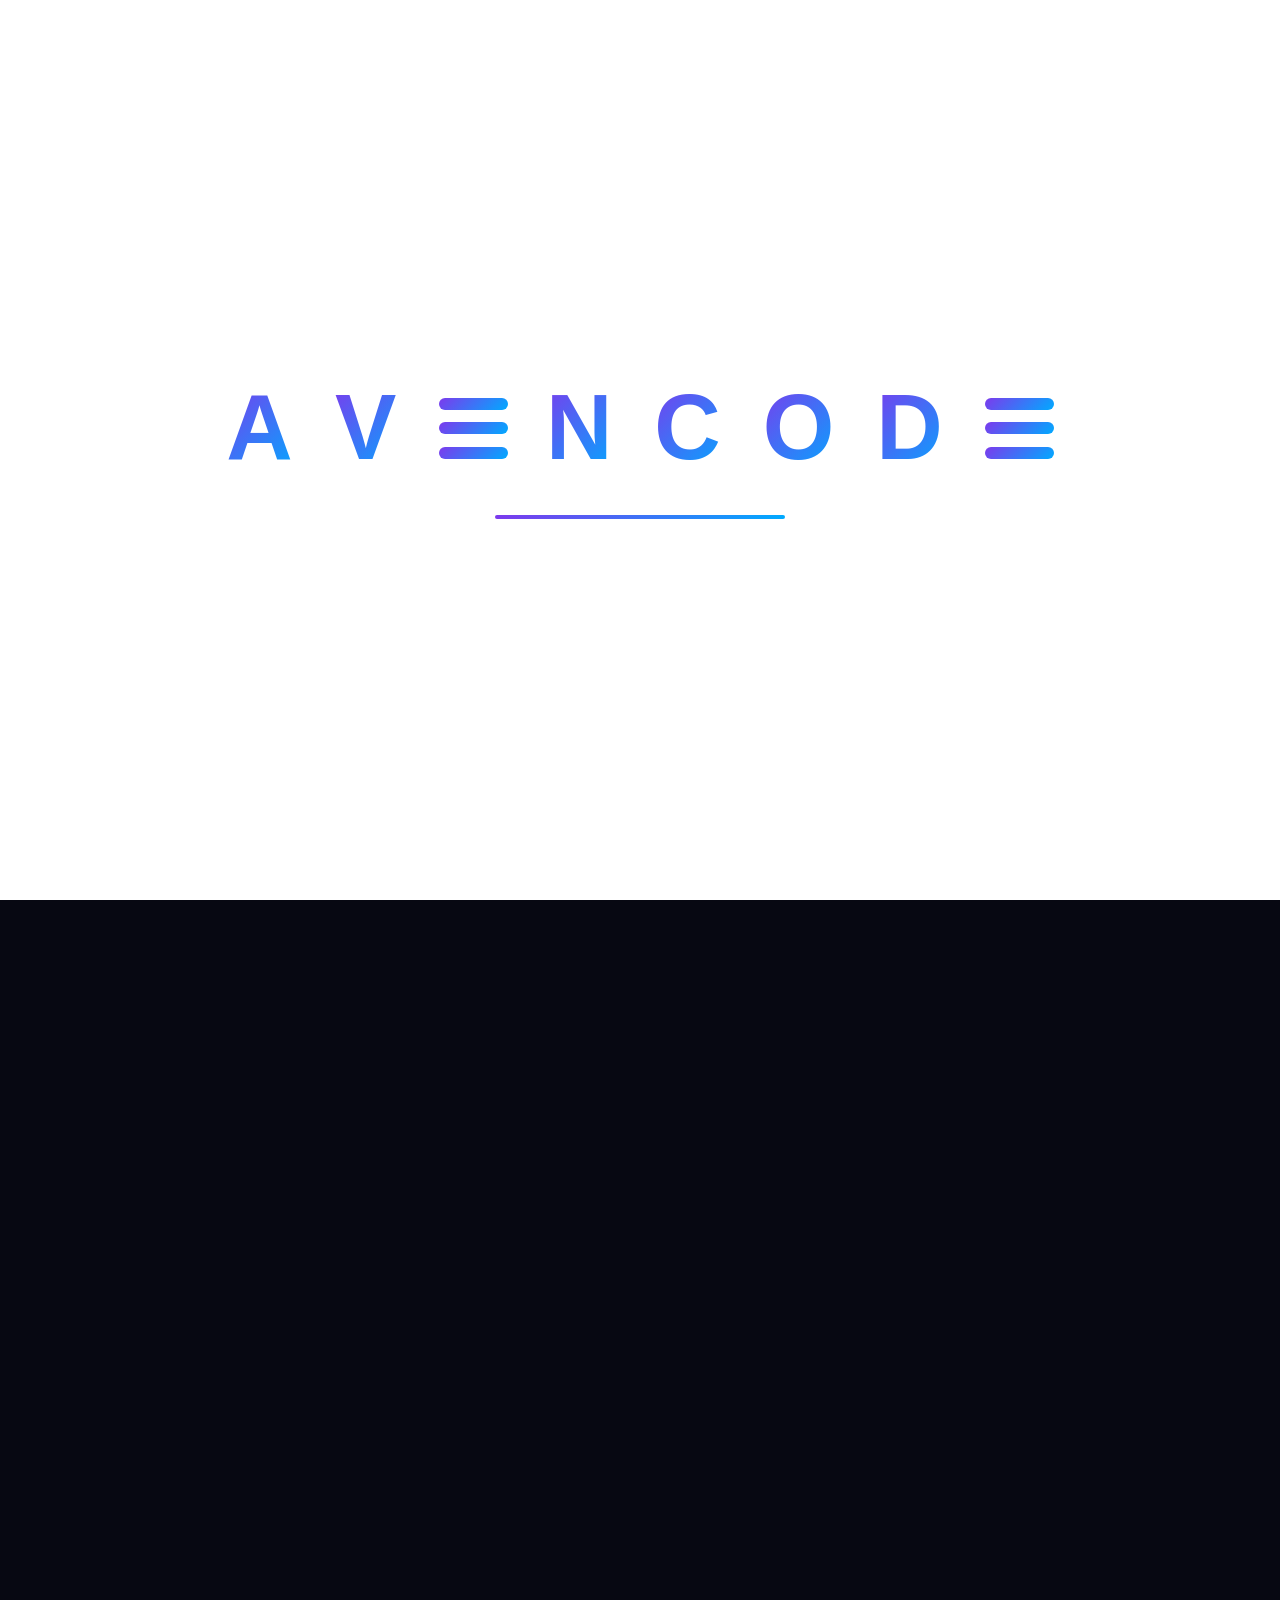
<file: index.html>
<!doctype html>
<html lang="fr">
  <head>
    <meta charset="UTF-8" />
    <meta name="viewport" content="width=device-width, initial-scale=1.0" />
    <title>AVENCODE</title>
    <link rel="icon" type="image/png" href="favicon.png" />
    <link rel="apple-touch-icon" href="favicon.png" />
    <link rel="stylesheet" href="style.css" />
  </head>

  <body>
    <section id="intro" class="intro">
      <div class="intro-content">
        <div class="brand-name">
          <span class="letter letter-a">A</span>
          <span class="letter letter-v">V</span>
          <span class="letter letter-e"><i></i><i></i><i></i></span>
          <span class="letter letter-n">N</span>
          <span class="letter letter-c">C</span>
          <span class="letter letter-o">O</span>
          <span class="letter letter-d">D</span>
          <span class="letter letter-e"><i></i><i></i><i></i></span>
        </div>
        <div class="loading-line"></div>
      </div>
    </section>

    <main id="site" class="site">
      <header id="navbar" class="navbar">
        <div class="nav-brand">
          <span class="nav-letter letter-a">A</span>
          <span class="nav-letter letter-v">V</span>
          <span class="nav-letter letter-e"><i></i><i></i><i></i></span>
          <span class="nav-letter letter-n">N</span>
          <span class="nav-letter letter-c">C</span>
          <span class="nav-letter letter-o">O</span>
          <span class="nav-letter letter-d">D</span>
          <span class="nav-letter letter-e"><i></i><i></i><i></i></span>
        </div>

        <nav class="nav-links">
          <a href="#accueil">Accueil</a>
          <a href="#decouvrir">Nous découvrir</a>
          <a href="#tarifs">Tarifs</a>
          <a href="#financement">Financement</a>
          <a href="#contact">Contact</a>
        </nav>
      </header>

      <section id="accueil" class="hero">
        <div class="hero-content">
          <p class="hero-label">Pensé pour vous. Créé pour vos clients.</p>
          <h1 id="typing-title"></h1>

          <div class="hero-buttons">
            <a href="#decouvrir" class="btn-discover">Nous découvrir</a>
          </div>
        </div>
      </section>

      <section id="decouvrir" class="discover-section">
        <div class="discover-content">
          <p class="section-label">Notre approche</p>
          <h2>Le sur-mesure, sans le prix démesuré.</h2>

          <p>
            AVENCODE crée des sites web modernes, clairs et personnalisés pour
            les entreprises qui veulent une présence en ligne professionnelle
            sans passer par des solutions hors de prix ou des modèles
            préremplis.
          </p>

          <div class="discover-grid">
            <div class="discover-card">
              <h3>Sur mesure</h3>
              <p>
                Un site pensé autour de votre activité, de votre image et de vos
                clients.
              </p>
            </div>

            <div class="discover-card">
              <h3>Accessible</h3>
              <p>
                Une alternative aux sites sur mesure souvent trop coûteux pour
                les petites entreprises.
              </p>
            </div>

            <div class="discover-card">
              <h3>Authentique</h3>
              <p>
                Pas de modèle impersonnel : un site qui reflète réellement
                l’essence de votre entreprise.
              </p>
            </div>
          </div>
        </div>
      </section>

      <section id="tarifs" class="pricing-section">
        <div class="pricing-content">
          <div class="pricing-heading">
            <p class="section-label">Tarifs</p>
            <h2>Des offres claires pour créer votre site.</h2>
            <p>
              Choisissez une formule adaptée à votre objectif. Chaque offre
              inclut la conception du site, la mise en ligne, le nom de domaine
              offert pendant 1 an et la sécurisation DNS.
            </p>
          </div>

          <div class="pricing-grid">
            <article class="pricing-card">
              <h3>Essentiel</h3>
              <p class="pricing-goal">Je veux exister sur Internet.</p>
              <div class="price">189,99€</div>
              <p class="price-note">Site vitrine simple et professionnel</p>

              <ul>
                <li>Site vitrine clair et responsive</li>
                <li>1 à 3 pages essentielles</li>
                <li>Design adapté à votre activité</li>
                <li>Nom de domaine offert 1 an</li>
                <li>
                  DNSSEC inclus : protection du domaine contre certaines
                  falsifications
                </li>
              </ul>

              <p class="domain-note">
                Après 1 an : gestion autonome par le client ou gestion AVENCODE
                à 14,99€/an.
              </p>

              <a href="#contact" class="pricing-button">Choisir cette offre</a>
            </article>

            <article class="pricing-card featured">
              <div class="pricing-title-row">
                <h3>Premium</h3>
                <div class="badge">Recommandé</div>
              </div>
              <p class="pricing-goal">
                Je veux transformer mes visiteurs en clients.
              </p>
              <div class="price">229,99€</div>
              <p class="price-note">
                Site plus complet, plus travaillé, plus vendeur
              </p>

              <ul>
                <li>Site vitrine complet et responsive</li>
                <li>Jusqu’à 5 pages</li>
                <li>Design plus poussé et animations légères</li>
                <li>Structure pensée pour rassurer et convertir</li>
                <li>Optimisation mobile</li>
                <li>Nom de domaine offert 1 an</li>
                <li>
                  DNSSEC inclus : protection du domaine contre certaines
                  falsifications
                </li>
              </ul>

              <p class="domain-note">
                Après 1 an : gestion autonome par le client ou gestion AVENCODE
                à 14,99€/an.
              </p>

              <a href="#contact" class="pricing-button">Choisir cette offre</a>
            </article>

            <article class="pricing-card">
              <h3>Signature</h3>
              <p class="pricing-goal">
                Je veux un site qui marque les esprits.
              </p>
              <div class="price">289,99€</div>
              <p class="price-note">
                Expérience sur mesure avec identité forte
              </p>

              <ul>
                <li>Site vitrine premium et personnalisé</li>
                <li>Pages adaptées à votre activité</li>
                <li>Animations plus avancées</li>
                <li>Univers visuel travaillé</li>
                <li>Expérience plus immersive</li>
                <li>Nom de domaine offert 1 an</li>
                <li>
                  DNSSEC inclus : protection du domaine contre certaines
                  falsifications
                </li>
              </ul>

              <p class="domain-note">
                Après 1 an : gestion autonome par le client ou gestion AVENCODE
                à 14,99€/an.
              </p>

              <a href="#contact" class="pricing-button">Choisir cette offre</a>
            </article>
          </div>

          <div class="custom-offer">
            <div>
              <h3>Projet spécifique</h3>
              <p>
                Pour un site plus complexe, une demande particulière ou une
                fonctionnalité avancée, un devis personnalisé peut être réalisé.
              </p>
            </div>
            <a href="#contact">Demander un devis</a>
          </div>

          <div class="maintenance-block">
            <div class="pricing-heading small">
              <p class="section-label">Maintenance</p>
              <h2>Gardez votre site propre, à jour et fonctionnel.</h2>
            </div>

            <div class="maintenance-free-period">
              <div class="free-period-icon">✓</div>

              <div>
                <strong>3 jours de modifications offerts</strong>
                <p>
                  Après la livraison de votre site, vous disposez de 3 jours
                  pour demander gratuitement vos derniers ajustements : textes,
                  images, couleurs et corrections mineures.
                </p>
              </div>
            </div>

            <div class="maintenance-grid">
              <article class="maintenance-card">
                <h3>Sur demande</h3>
                <div class="price small-price">19,99€/heure</div>
                <p>Facturation selon le temps d’intervention</p>
                <ul>
                  <li>Modification ponctuelle</li>
                  <li>Correction simple</li>
                  <li>Ajout ou remplacement de contenu</li>
                </ul>
              </article>

              <article class="maintenance-card featured">
                <div class="maintenance-title-row">
                  <h3>Forfait Sérénité</h3>
                  <div class="badge">Sérénité</div>
                </div>
                <div class="price small-price">21,99€/mois</div>
                <p>ou 219,99€/an</p>
                <ul>
                  <li>Petites modifications incluses</li>
                  <li>Suivi régulier du site</li>
                  <li>Assistance prioritaire</li>
                  <li>Tranquillité sur l’année</li>
                </ul>
              </article>
            </div>

            <div class="maintenance-next">
              <a href="#financement"><span>Financement →</span></a>
            </div>
          </div>
        </div>
      </section>

      <section id="financement" class="financing-section">
        <div class="financing-content">
          <div class="financing-heading">
            <p class="section-label">Financement</p>
            <h2>Choisissez le paiement qui vous convient.</h2>
            <p>
              AVENCODE propose plusieurs solutions simples pour adapter votre
              paiement à votre budget.
            </p>
          </div>

          <div class="financing-grid">
            <article class="financing-card">
              <h3>Comptant</h3>
              <p>Paiement en une seule fois à la validation du projet.</p>
            </article>

            <article class="financing-card featured">
              <h3>2x sans frais</h3>
              <p>
                Réglez votre site en deux paiements, sans frais supplémentaires.
              </p>
            </article>

            <article class="financing-card">
              <h3>3x sans frais</h3>
              <p>
                Étalez votre paiement en trois fois, simplement et sans surcoût.
              </p>
            </article>
          </div>

          <div class="financing-note">
            <h3>Une question ?</h3>
            <p>
              Nous vous accompagnons pour choisir la solution la plus adaptée.
            </p>
            <a href="#contact">Plus d’informations</a>
          </div>

          <div class="financing-next">
            <a href="#contact"><span>Nous contacter →</span></a>
          </div>
        </div>
      </section>
      <section id="contact" class="contact-section">
        <div class="contact-content">
          <div class="contact-heading">
            <p class="section-label">Contact</p>
            <h2>Parlez-nous de votre projet.</h2>
            <p>
              Remplissez le formulaire, nous reviendrons vers vous pour
              comprendre votre besoin et vous proposer une solution adaptée.
            </p>
          </div>

          <form
            class="contact-form"
            action="https://api.web3forms.com/submit"
            method="POST"
          >
            <input
              type="hidden"
              name="access_key"
              value="292777ed-3522-4af9-afb3-971aa09fb75e"
            />
            <input
              type="hidden"
              name="subject"
              value="Nouvelle demande AVENCODE"
            />
            <input
              type="hidden"
              name="redirect"
              value="https://www.avencode.fr/#contact"
            />
            <div class="form-row">
              <div class="form-group">
                <label for="nom">Nom</label>
                <input
                  type="text"
                  id="nom"
                  name="nom"
                  placeholder="Votre nom"
                  required
                />
              </div>

              <div class="form-group">
                <label for="prenom">Prénom</label>
                <input
                  type="text"
                  id="prenom"
                  name="prenom"
                  placeholder="Votre prénom"
                  required
                />
              </div>
            </div>

            <div class="form-row">
              <div class="form-group">
                <label for="telephone">Numéro de téléphone</label>
                <input
                  type="tel"
                  id="telephone"
                  name="telephone"
                  placeholder="06 00 00 00 00"
                  required
                />
              </div>

              <div class="form-group">
                <label for="email">Adresse e-mail</label>
                <input
                  type="email"
                  id="email"
                  name="email"
                  placeholder="votre@email.fr"
                  required
                />
              </div>
            </div>

            <div class="form-group">
              <label for="motif">Motif de la demande</label>
              <select id="motif" name="motif" required>
                <option value="">Choisir un motif</option>
                <option value="notre-entreprise">Notre entreprise</option>
                <option value="conception">Conception</option>
                <option value="maintenance">Maintenance</option>
                <option value="financement">Financement</option>
                <option value="autre">Autre</option>
              </select>
            </div>

            <div class="form-group other-reason" id="otherReason">
              <label for="autreMotif">Décrire le motif</label>
              <input
                type="text"
                id="autreMotif"
                name="autreMotif"
                placeholder="Précisez votre demande"
              />
            </div>

            <div class="form-group">
              <label for="message">Message</label>
              <textarea
                id="message"
                name="message"
                rows="6"
                placeholder="Expliquez-nous votre besoin..."
                required
              ></textarea>
            </div>

            <button type="submit" class="contact-button">
              Envoyer la demande
            </button>
          </form>
        </div>
      </section>

      <footer class="footer">
        <div class="footer-links">
          <a href="legal/mentions-legales.html">Mentions légales</a>
          <a href="legal/confidentialite.html">Politique de confidentialité</a>
          <a href="legal/cgv.html">CGV</a>
        </div>

        <p>© 2026 AVENCODE. Tous droits réservés.</p>
      </footer>
    </main>

    <script src="script.js"></script>
  </body>
</html>
</file>
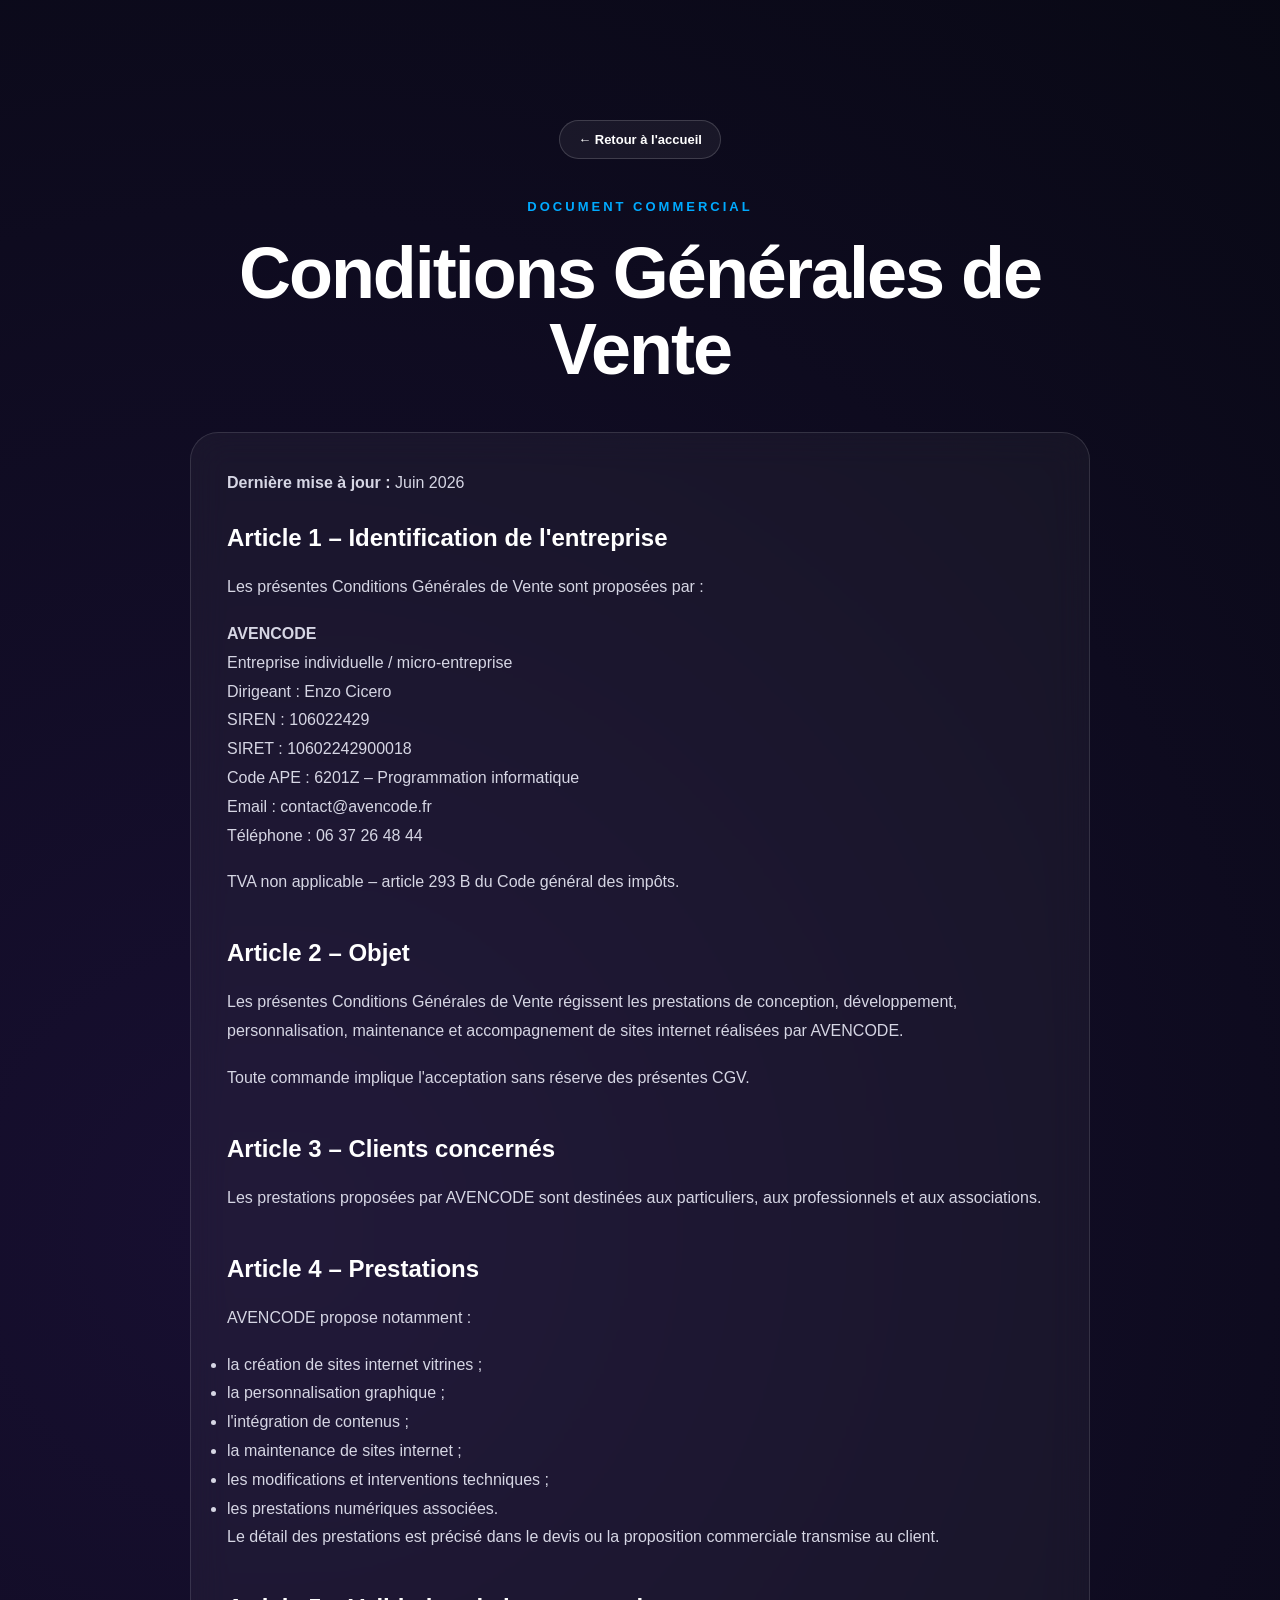
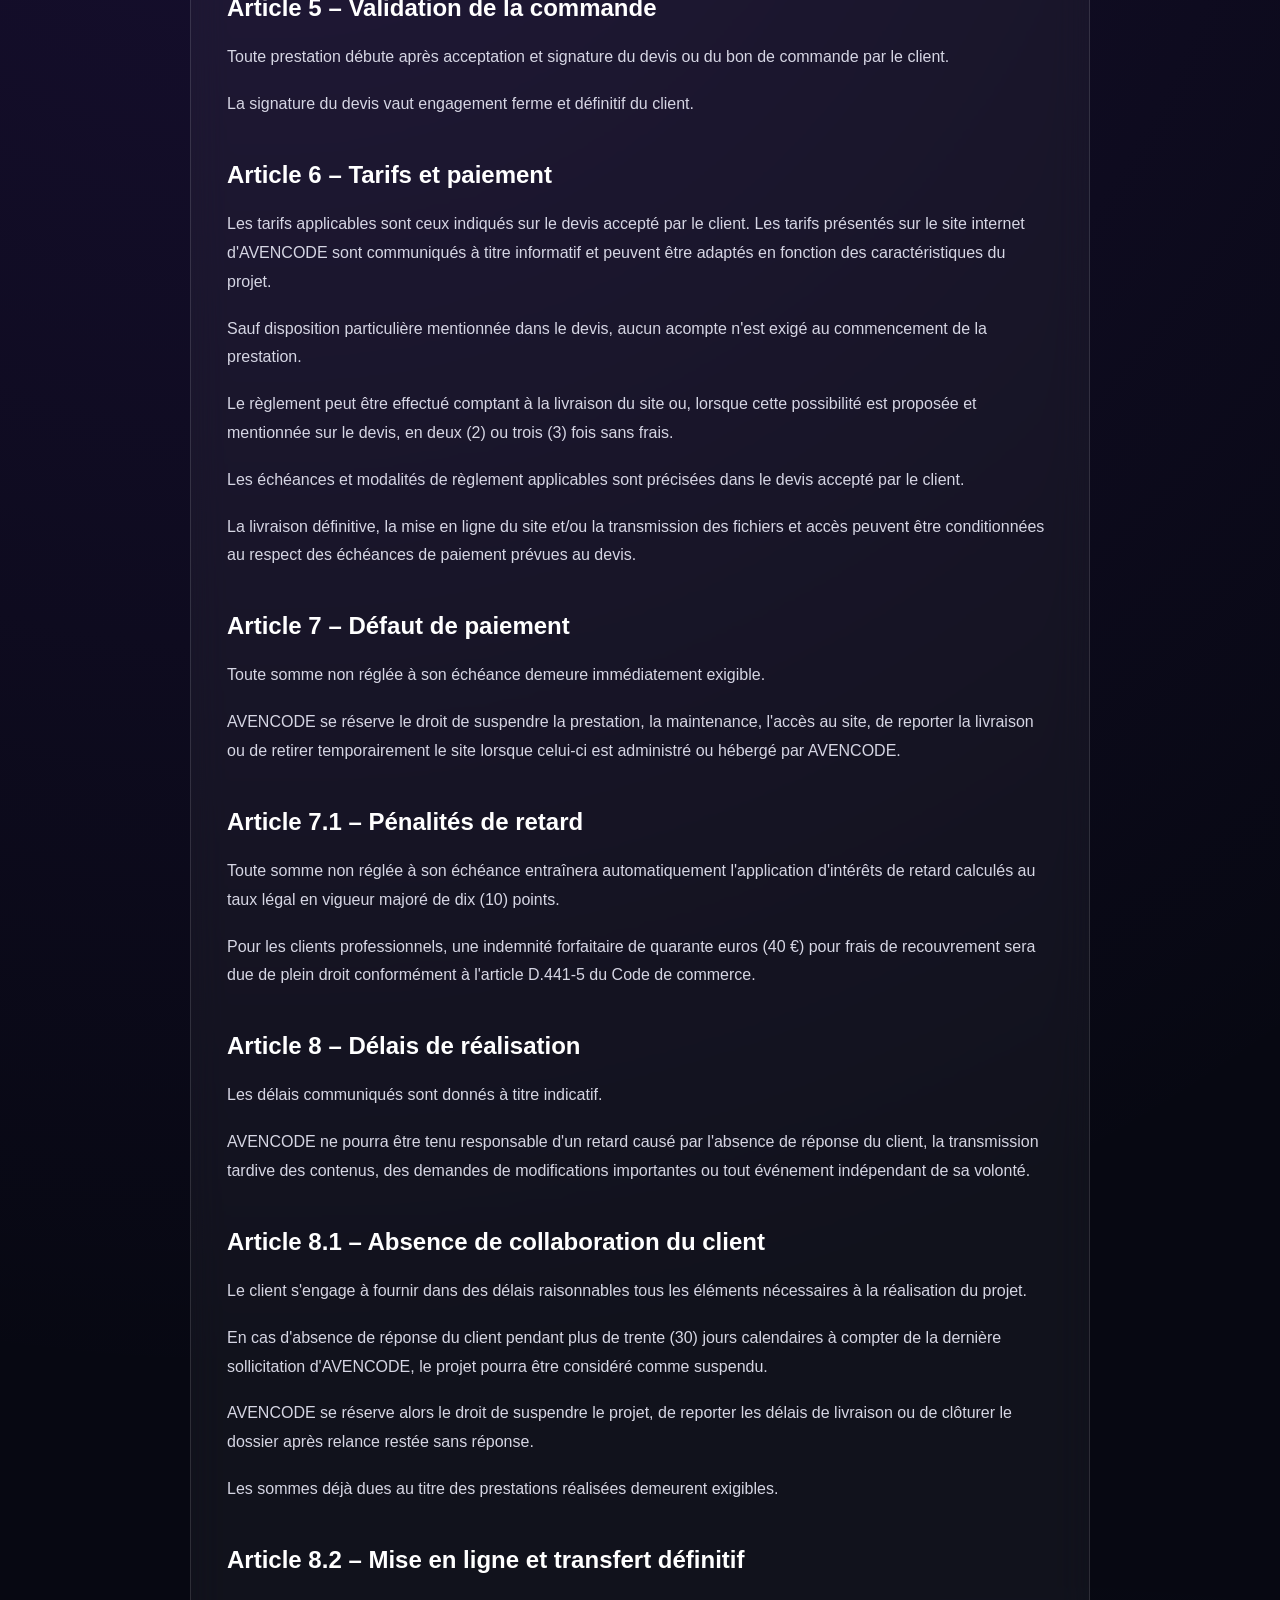
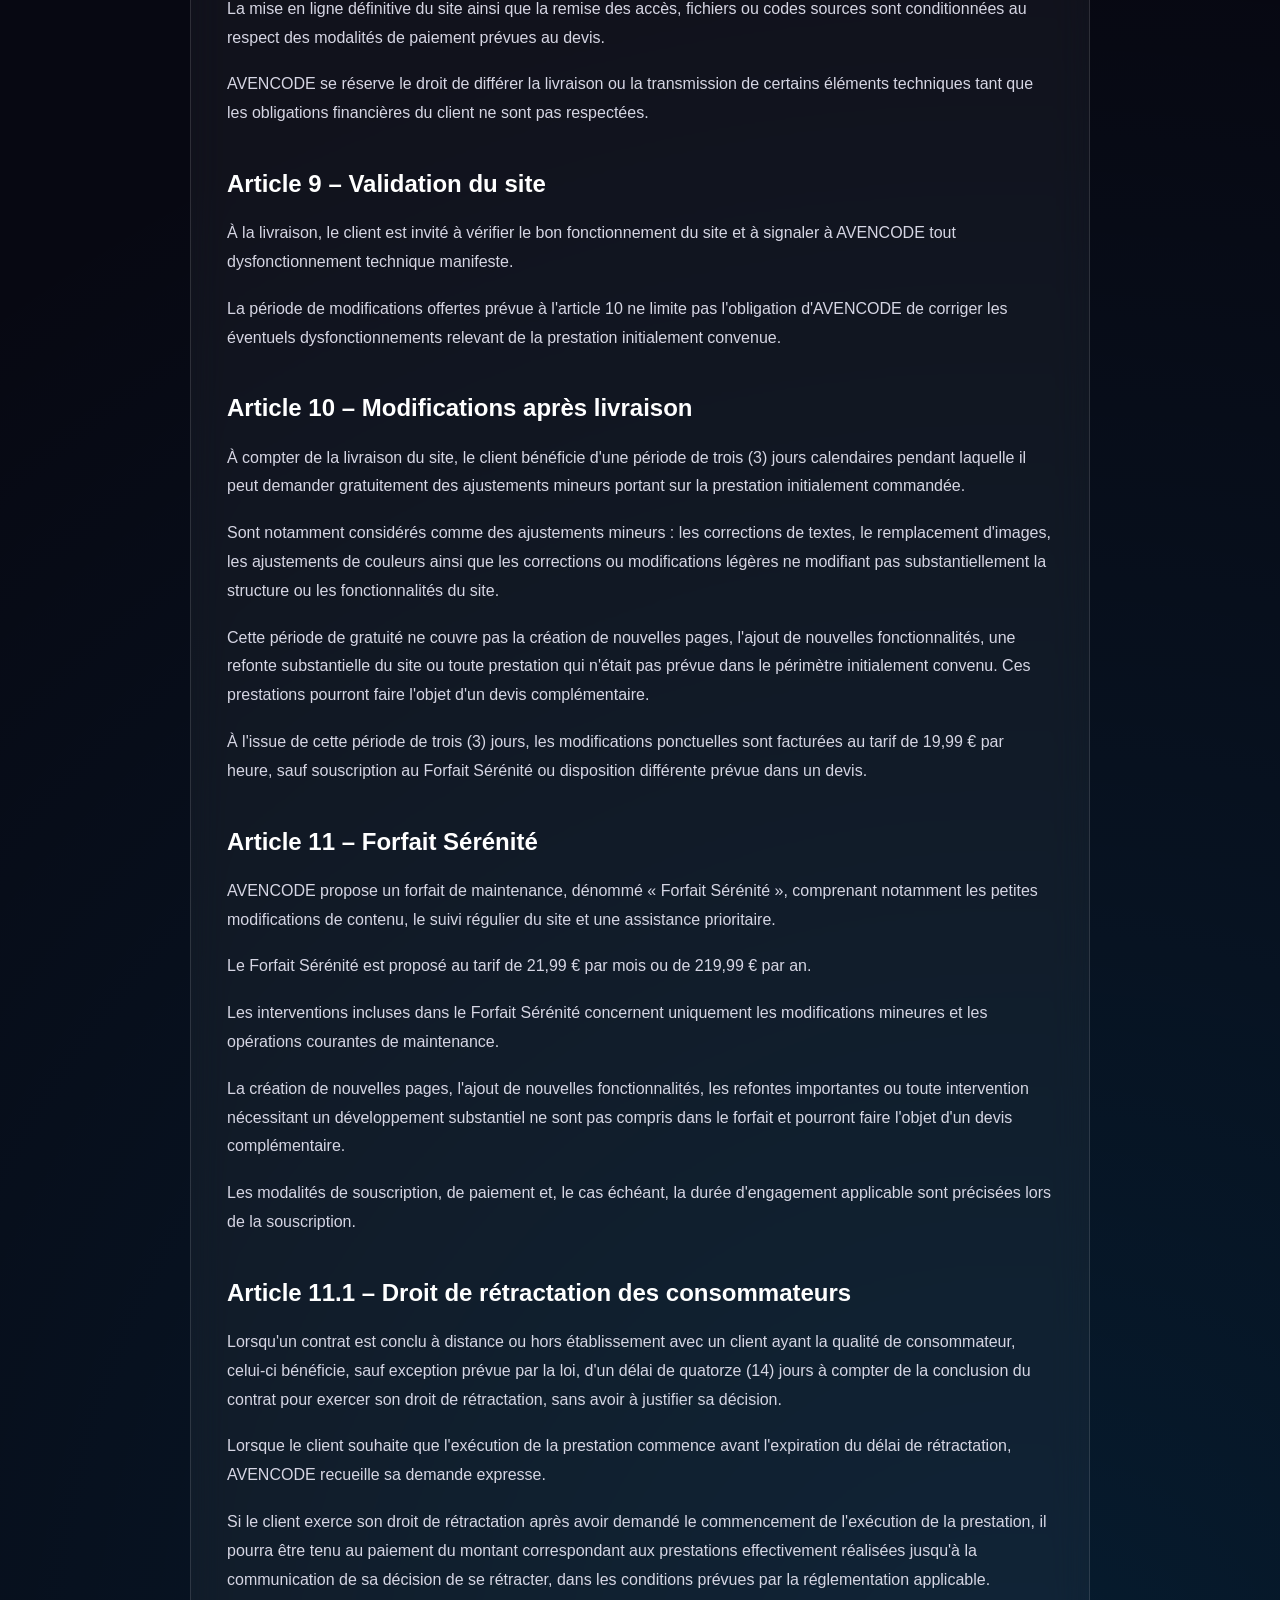
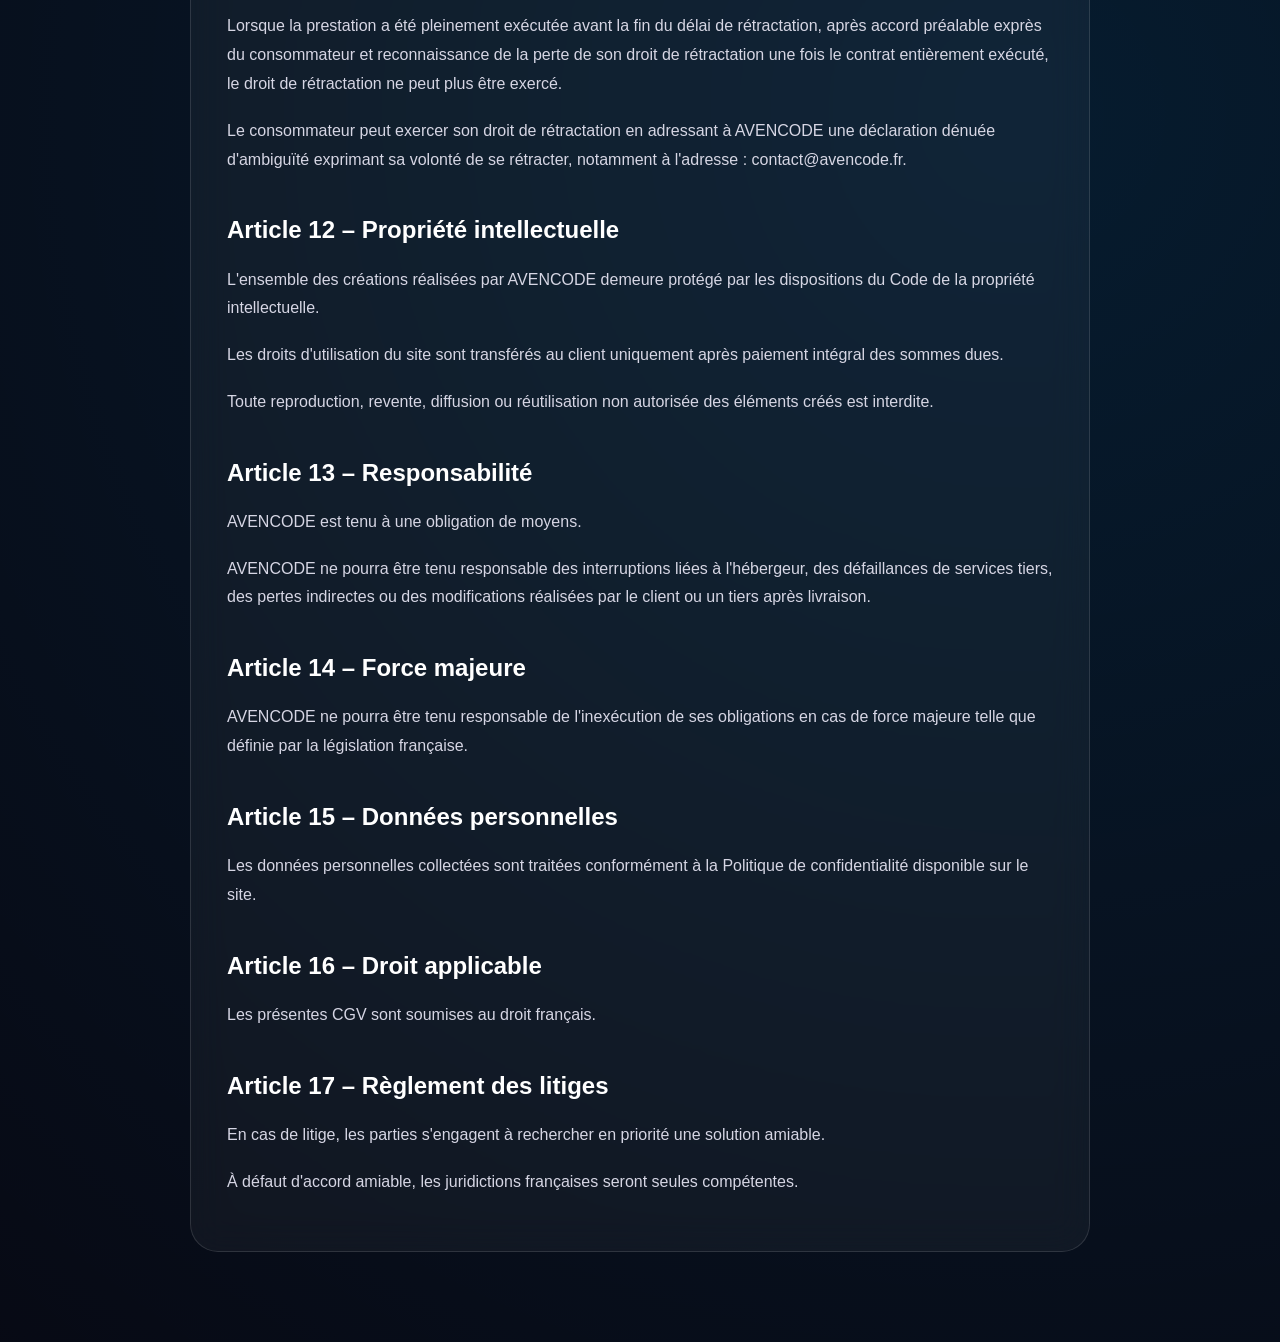
<file: legal/cgv.html>
<!doctype html>
<html lang="fr">
  <head>
    <meta charset="UTF-8" />
    <meta name="viewport" content="width=device-width, initial-scale=1.0" />
    <title>CGV - AVENCODE</title>
    <link rel="icon" type="image/png" href="../favicon.png" />
    <link rel="stylesheet" href="../style.css" />
  </head>

  <body>
    <main class="legal-page">
      <a href="../index.html" class="legal-back">← Retour à l'accueil</a>

      <p class="section-label">Document commercial</p>

      <h1>Conditions Générales de Vente</h1>

      <div class="legal-content">
        <p><strong>Dernière mise à jour :</strong> Juin 2026</p>

        <h2>Article 1 – Identification de l'entreprise</h2>
        <p>Les présentes Conditions Générales de Vente sont proposées par :</p>
        <p>
          <strong>AVENCODE</strong><br />
          Entreprise individuelle / micro-entreprise<br />
          Dirigeant : Enzo Cicero<br />
          SIREN : 106022429<br />
          SIRET : 10602242900018<br />
          Code APE : 6201Z – Programmation informatique<br />
          Email : contact@avencode.fr<br />
          Téléphone : 06 37 26 48 44
        </p>
        <p>TVA non applicable – article 293 B du Code général des impôts.</p>

        <h2>Article 2 – Objet</h2>
        <p>
          Les présentes Conditions Générales de Vente régissent les prestations
          de conception, développement, personnalisation, maintenance et
          accompagnement de sites internet réalisées par AVENCODE.
        </p>
        <p>
          Toute commande implique l'acceptation sans réserve des présentes CGV.
        </p>

        <h2>Article 3 – Clients concernés</h2>
        <p>
          Les prestations proposées par AVENCODE sont destinées aux
          particuliers, aux professionnels et aux associations.
        </p>

        <h2>Article 4 – Prestations</h2>
        <p>AVENCODE propose notamment :</p>
        <ul>
          <li>la création de sites internet vitrines ;</li>
          <li>la personnalisation graphique ;</li>
          <li>l'intégration de contenus ;</li>
          <li>la maintenance de sites internet ;</li>
          <li>les modifications et interventions techniques ;</li>
          <li>les prestations numériques associées.</li>
        </ul>
        <p>
          Le détail des prestations est précisé dans le devis ou la proposition
          commerciale transmise au client.
        </p>

        <h2>Article 5 – Validation de la commande</h2>
        <p>
          Toute prestation débute après acceptation et signature du devis ou du
          bon de commande par le client.
        </p>
        <p>
          La signature du devis vaut engagement ferme et définitif du client.
        </p>

        <h2>Article 6 – Tarifs et paiement</h2>

        <p>
          Les tarifs applicables sont ceux indiqués sur le devis accepté par le
          client. Les tarifs présentés sur le site internet d'AVENCODE sont
          communiqués à titre informatif et peuvent être adaptés en fonction des
          caractéristiques du projet.
        </p>

        <p>
          Sauf disposition particulière mentionnée dans le devis, aucun acompte
          n'est exigé au commencement de la prestation.
        </p>

        <p>
          Le règlement peut être effectué comptant à la livraison du site ou,
          lorsque cette possibilité est proposée et mentionnée sur le devis, en
          deux (2) ou trois (3) fois sans frais.
        </p>

        <p>
          Les échéances et modalités de règlement applicables sont précisées
          dans le devis accepté par le client.
        </p>

        <p>
          La livraison définitive, la mise en ligne du site et/ou la
          transmission des fichiers et accès peuvent être conditionnées au
          respect des échéances de paiement prévues au devis.
        </p>

        <h2>Article 7 – Défaut de paiement</h2>
        <p>
          Toute somme non réglée à son échéance demeure immédiatement exigible.
        </p>
        <p>
          AVENCODE se réserve le droit de suspendre la prestation, la
          maintenance, l'accès au site, de reporter la livraison ou de retirer
          temporairement le site lorsque celui-ci est administré ou hébergé par
          AVENCODE.
        </p>

        <h2>Article 7.1 – Pénalités de retard</h2>
        <p>
          Toute somme non réglée à son échéance entraînera automatiquement
          l'application d'intérêts de retard calculés au taux légal en vigueur
          majoré de dix (10) points.
        </p>
        <p>
          Pour les clients professionnels, une indemnité forfaitaire de quarante
          euros (40 €) pour frais de recouvrement sera due de plein droit
          conformément à l'article D.441-5 du Code de commerce.
        </p>

        <h2>Article 8 – Délais de réalisation</h2>
        <p>Les délais communiqués sont donnés à titre indicatif.</p>
        <p>
          AVENCODE ne pourra être tenu responsable d'un retard causé par
          l'absence de réponse du client, la transmission tardive des contenus,
          des demandes de modifications importantes ou tout événement
          indépendant de sa volonté.
        </p>

        <h2>Article 8.1 – Absence de collaboration du client</h2>
        <p>
          Le client s'engage à fournir dans des délais raisonnables tous les
          éléments nécessaires à la réalisation du projet.
        </p>
        <p>
          En cas d'absence de réponse du client pendant plus de trente (30)
          jours calendaires à compter de la dernière sollicitation d'AVENCODE,
          le projet pourra être considéré comme suspendu.
        </p>
        <p>
          AVENCODE se réserve alors le droit de suspendre le projet, de reporter
          les délais de livraison ou de clôturer le dossier après relance restée
          sans réponse.
        </p>
        <p>
          Les sommes déjà dues au titre des prestations réalisées demeurent
          exigibles.
        </p>

        <h2>Article 8.2 – Mise en ligne et transfert définitif</h2>
        <p>
          La mise en ligne définitive du site ainsi que la remise des accès,
          fichiers ou codes sources sont conditionnées au respect des modalités
          de paiement prévues au devis.
        </p>
        <p>
          AVENCODE se réserve le droit de différer la livraison ou la
          transmission de certains éléments techniques tant que les obligations
          financières du client ne sont pas respectées.
        </p>

        <h2>Article 9 – Validation du site</h2>
        <p>
          À la livraison, le client est invité à vérifier le bon fonctionnement
          du site et à signaler à AVENCODE tout dysfonctionnement technique
          manifeste.
        </p>
        <p>
          La période de modifications offertes prévue à l'article 10 ne limite
          pas l'obligation d'AVENCODE de corriger les éventuels
          dysfonctionnements relevant de la prestation initialement convenue.
        </p>

        <h2>Article 10 – Modifications après livraison</h2>

        <p>
          À compter de la livraison du site, le client bénéficie d'une période
          de trois (3) jours calendaires pendant laquelle il peut demander
          gratuitement des ajustements mineurs portant sur la prestation
          initialement commandée.
        </p>

        <p>
          Sont notamment considérés comme des ajustements mineurs : les
          corrections de textes, le remplacement d'images, les ajustements de
          couleurs ainsi que les corrections ou modifications légères ne
          modifiant pas substantiellement la structure ou les fonctionnalités du
          site.
        </p>

        <p>
          Cette période de gratuité ne couvre pas la création de nouvelles
          pages, l'ajout de nouvelles fonctionnalités, une refonte substantielle
          du site ou toute prestation qui n'était pas prévue dans le périmètre
          initialement convenu. Ces prestations pourront faire l'objet d'un
          devis complémentaire.
        </p>

        <p>
          À l'issue de cette période de trois (3) jours, les modifications
          ponctuelles sont facturées au tarif de 19,99 € par heure, sauf
          souscription au Forfait Sérénité ou disposition différente prévue dans
          un devis.
        </p>

        <h2>Article 11 – Forfait Sérénité</h2>

        <p>
          AVENCODE propose un forfait de maintenance, dénommé « Forfait Sérénité
          », comprenant notamment les petites modifications de contenu, le suivi
          régulier du site et une assistance prioritaire.
        </p>

        <p>
          Le Forfait Sérénité est proposé au tarif de 21,99 € par mois ou de
          219,99 € par an.
        </p>

        <p>
          Les interventions incluses dans le Forfait Sérénité concernent
          uniquement les modifications mineures et les opérations courantes de
          maintenance.
        </p>

        <p>
          La création de nouvelles pages, l'ajout de nouvelles fonctionnalités,
          les refontes importantes ou toute intervention nécessitant un
          développement substantiel ne sont pas compris dans le forfait et
          pourront faire l'objet d'un devis complémentaire.
        </p>

        <p>
          Les modalités de souscription, de paiement et, le cas échéant, la
          durée d'engagement applicable sont précisées lors de la souscription.
        </p>

        <h2>Article 11.1 – Droit de rétractation des consommateurs</h2>

        <p>
          Lorsqu'un contrat est conclu à distance ou hors établissement avec un
          client ayant la qualité de consommateur, celui-ci bénéficie, sauf
          exception prévue par la loi, d'un délai de quatorze (14) jours à
          compter de la conclusion du contrat pour exercer son droit de
          rétractation, sans avoir à justifier sa décision.
        </p>

        <p>
          Lorsque le client souhaite que l'exécution de la prestation commence
          avant l'expiration du délai de rétractation, AVENCODE recueille sa
          demande expresse.
        </p>

        <p>
          Si le client exerce son droit de rétractation après avoir demandé le
          commencement de l'exécution de la prestation, il pourra être tenu au
          paiement du montant correspondant aux prestations effectivement
          réalisées jusqu'à la communication de sa décision de se rétracter,
          dans les conditions prévues par la réglementation applicable.
        </p>

        <p>
          Lorsque la prestation a été pleinement exécutée avant la fin du délai
          de rétractation, après accord préalable exprès du consommateur et
          reconnaissance de la perte de son droit de rétractation une fois le
          contrat entièrement exécuté, le droit de rétractation ne peut plus
          être exercé.
        </p>

        <p>
          Le consommateur peut exercer son droit de rétractation en adressant à
          AVENCODE une déclaration dénuée d'ambiguïté exprimant sa volonté de se
          rétracter, notamment à l'adresse : contact@avencode.fr.
        </p>

        <h2>Article 12 – Propriété intellectuelle</h2>
        <p>
          L'ensemble des créations réalisées par AVENCODE demeure protégé par
          les dispositions du Code de la propriété intellectuelle.
        </p>
        <p>
          Les droits d'utilisation du site sont transférés au client uniquement
          après paiement intégral des sommes dues.
        </p>
        <p>
          Toute reproduction, revente, diffusion ou réutilisation non autorisée
          des éléments créés est interdite.
        </p>

        <h2>Article 13 – Responsabilité</h2>
        <p>AVENCODE est tenu à une obligation de moyens.</p>
        <p>
          AVENCODE ne pourra être tenu responsable des interruptions liées à
          l'hébergeur, des défaillances de services tiers, des pertes indirectes
          ou des modifications réalisées par le client ou un tiers après
          livraison.
        </p>

        <h2>Article 14 – Force majeure</h2>
        <p>
          AVENCODE ne pourra être tenu responsable de l'inexécution de ses
          obligations en cas de force majeure telle que définie par la
          législation française.
        </p>

        <h2>Article 15 – Données personnelles</h2>
        <p>
          Les données personnelles collectées sont traitées conformément à la
          Politique de confidentialité disponible sur le site.
        </p>

        <h2>Article 16 – Droit applicable</h2>
        <p>Les présentes CGV sont soumises au droit français.</p>

        <h2>Article 17 – Règlement des litiges</h2>
        <p>
          En cas de litige, les parties s'engagent à rechercher en priorité une
          solution amiable.
        </p>
        <p>
          À défaut d'accord amiable, les juridictions françaises seront seules
          compétentes.
        </p>
      </div>
    </main>
  </body>
</html>
</file>
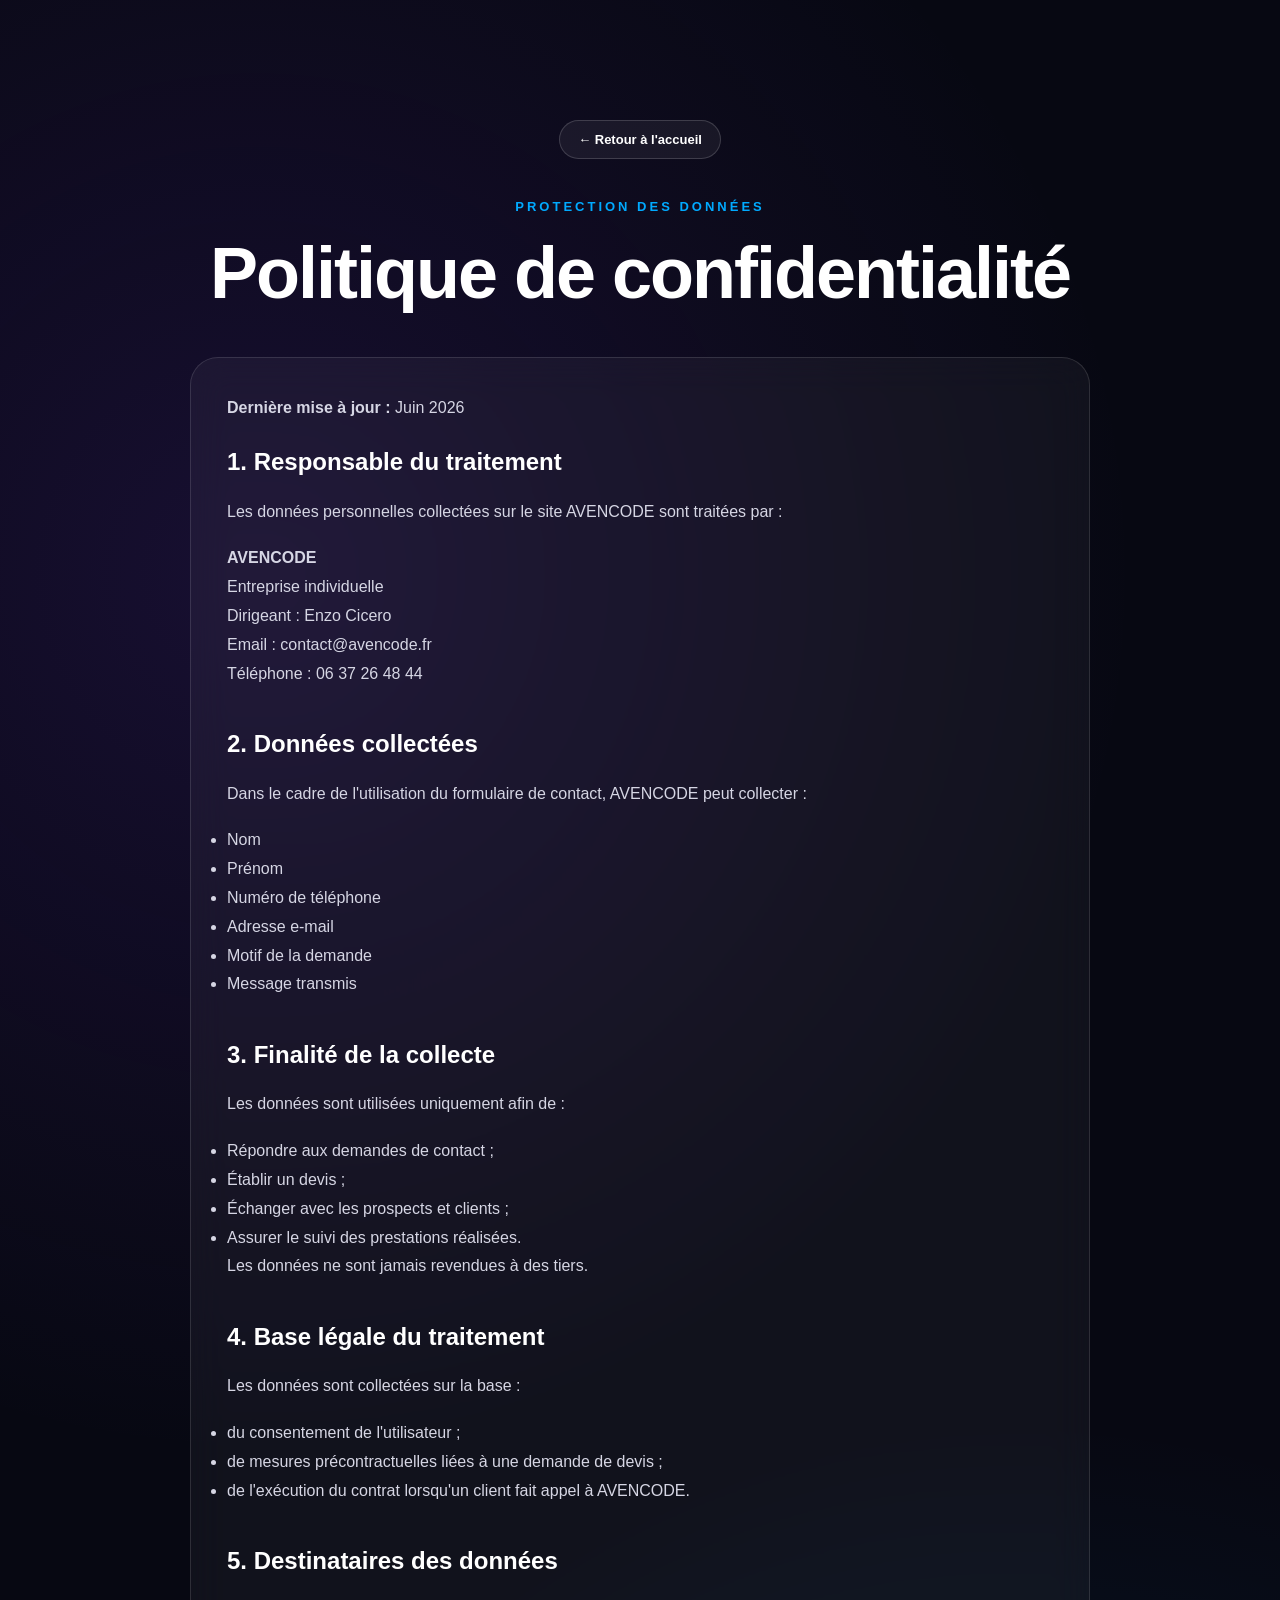
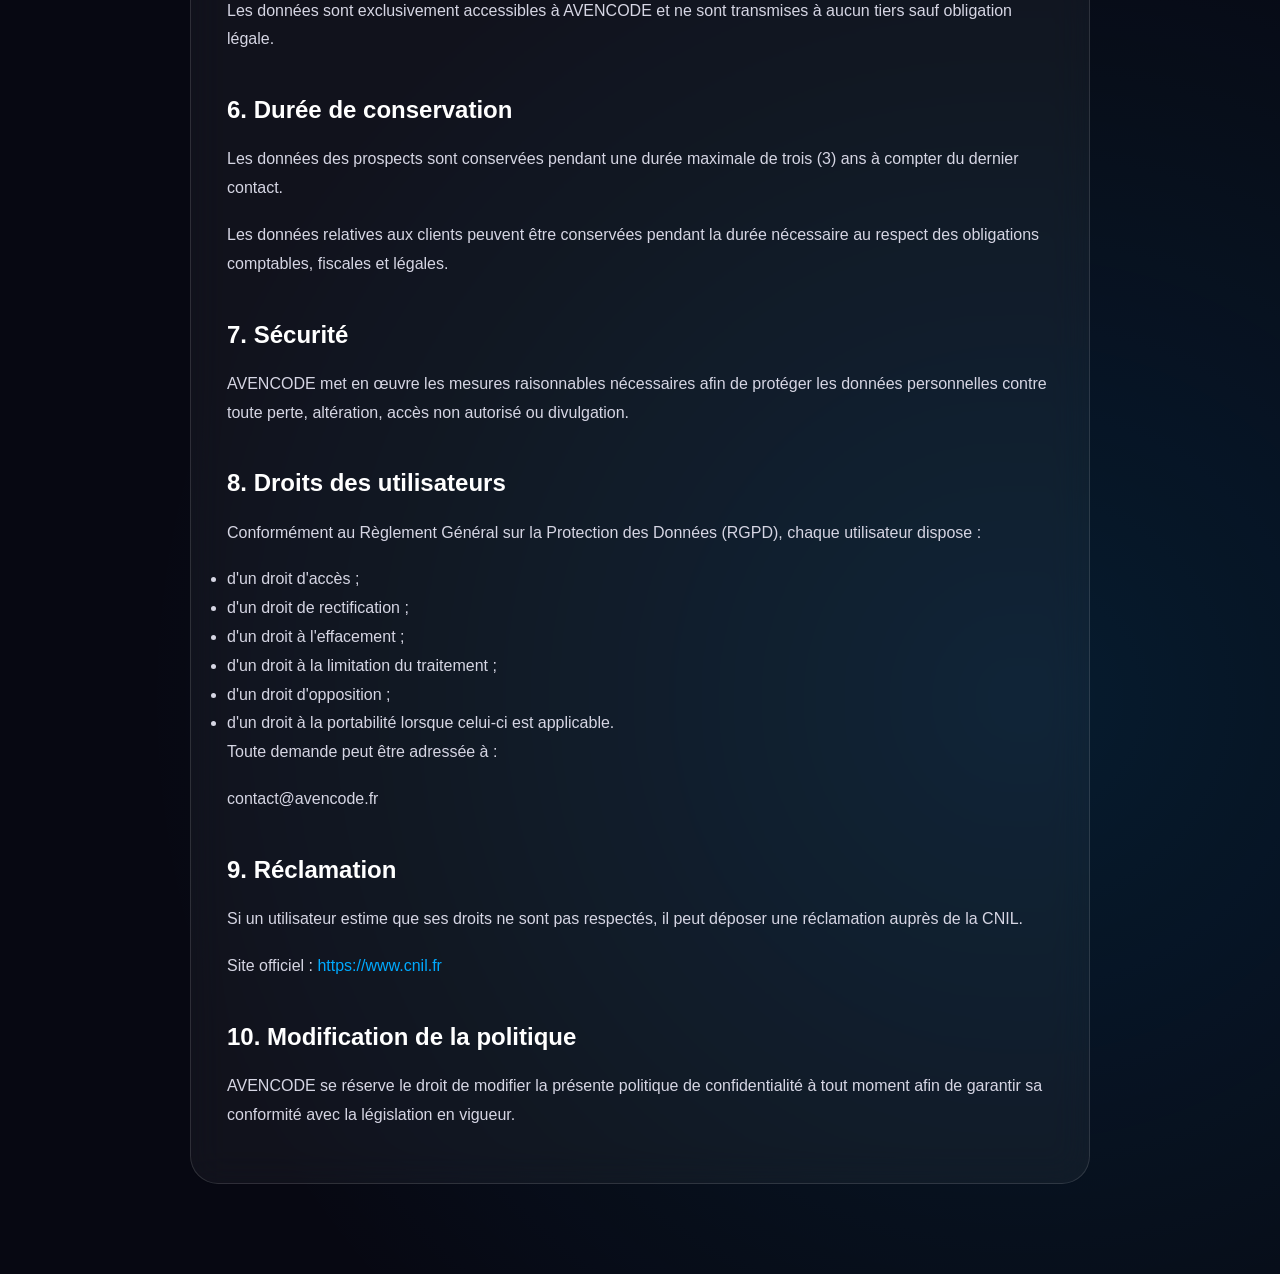
<file: legal/confidentialite.html>
<!DOCTYPE html>
<html lang="fr">
<head>
  <meta charset="UTF-8">
  <meta name="viewport" content="width=device-width, initial-scale=1.0">
  <title>Politique de confidentialité - AVENCODE</title>
  <link rel="icon" type="image/png" href="../favicon.png">
  <link rel="stylesheet" href="../style.css">
</head>

<body>

  <main class="legal-page">

    <a href="../index.html" class="legal-back">← Retour à l'accueil</a>

    <p class="section-label">Protection des données</p>

    <h1>Politique de confidentialité</h1>

    <div class="legal-content">

      <p><strong>Dernière mise à jour :</strong> Juin 2026</p>

      <h2>1. Responsable du traitement</h2>

      <p>
        Les données personnelles collectées sur le site AVENCODE sont traitées par :
      </p>

      <p>
        <strong>AVENCODE</strong><br>
        Entreprise individuelle<br>
        Dirigeant : Enzo Cicero<br>
        Email : contact@avencode.fr<br>
        Téléphone : 06 37 26 48 44
      </p>

      <h2>2. Données collectées</h2>

      <p>
        Dans le cadre de l'utilisation du formulaire de contact, AVENCODE peut collecter :
      </p>

      <ul>
        <li>Nom</li>
        <li>Prénom</li>
        <li>Numéro de téléphone</li>
        <li>Adresse e-mail</li>
        <li>Motif de la demande</li>
        <li>Message transmis</li>
      </ul>

      <h2>3. Finalité de la collecte</h2>

      <p>
        Les données sont utilisées uniquement afin de :
      </p>

      <ul>
        <li>Répondre aux demandes de contact ;</li>
        <li>Établir un devis ;</li>
        <li>Échanger avec les prospects et clients ;</li>
        <li>Assurer le suivi des prestations réalisées.</li>
      </ul>

      <p>
        Les données ne sont jamais revendues à des tiers.
      </p>

      <h2>4. Base légale du traitement</h2>

      <p>
        Les données sont collectées sur la base :
      </p>

      <ul>
        <li>du consentement de l'utilisateur ;</li>
        <li>de mesures précontractuelles liées à une demande de devis ;</li>
        <li>de l'exécution du contrat lorsqu'un client fait appel à AVENCODE.</li>
      </ul>

      <h2>5. Destinataires des données</h2>

      <p>
        Les données sont exclusivement accessibles à AVENCODE et ne sont transmises à aucun tiers sauf obligation légale.
      </p>

      <h2>6. Durée de conservation</h2>

      <p>
        Les données des prospects sont conservées pendant une durée maximale de trois (3) ans à compter du dernier contact.
      </p>

      <p>
        Les données relatives aux clients peuvent être conservées pendant la durée nécessaire au respect des obligations comptables, fiscales et légales.
      </p>

      <h2>7. Sécurité</h2>

      <p>
        AVENCODE met en œuvre les mesures raisonnables nécessaires afin de protéger les données personnelles contre toute perte, altération, accès non autorisé ou divulgation.
      </p>

      <h2>8. Droits des utilisateurs</h2>

      <p>
        Conformément au Règlement Général sur la Protection des Données (RGPD), chaque utilisateur dispose :
      </p>

      <ul>
        <li>d'un droit d'accès ;</li>
        <li>d'un droit de rectification ;</li>
        <li>d'un droit à l'effacement ;</li>
        <li>d'un droit à la limitation du traitement ;</li>
        <li>d'un droit d'opposition ;</li>
        <li>d'un droit à la portabilité lorsque celui-ci est applicable.</li>
      </ul>

      <p>
        Toute demande peut être adressée à :
      </p>

      <p>
        contact@avencode.fr
      </p>

      <h2>9. Réclamation</h2>

      <p>
        Si un utilisateur estime que ses droits ne sont pas respectés, il peut déposer une réclamation auprès de la CNIL.
      </p>

      <p>
        Site officiel :
        <a href="https://www.cnil.fr" target="_blank">
          https://www.cnil.fr
        </a>
      </p>

      <h2>10. Modification de la politique</h2>

      <p>
        AVENCODE se réserve le droit de modifier la présente politique de confidentialité à tout moment afin de garantir sa conformité avec la législation en vigueur.
      </p>

    </div>

  </main>

</body>
</html>
</file>
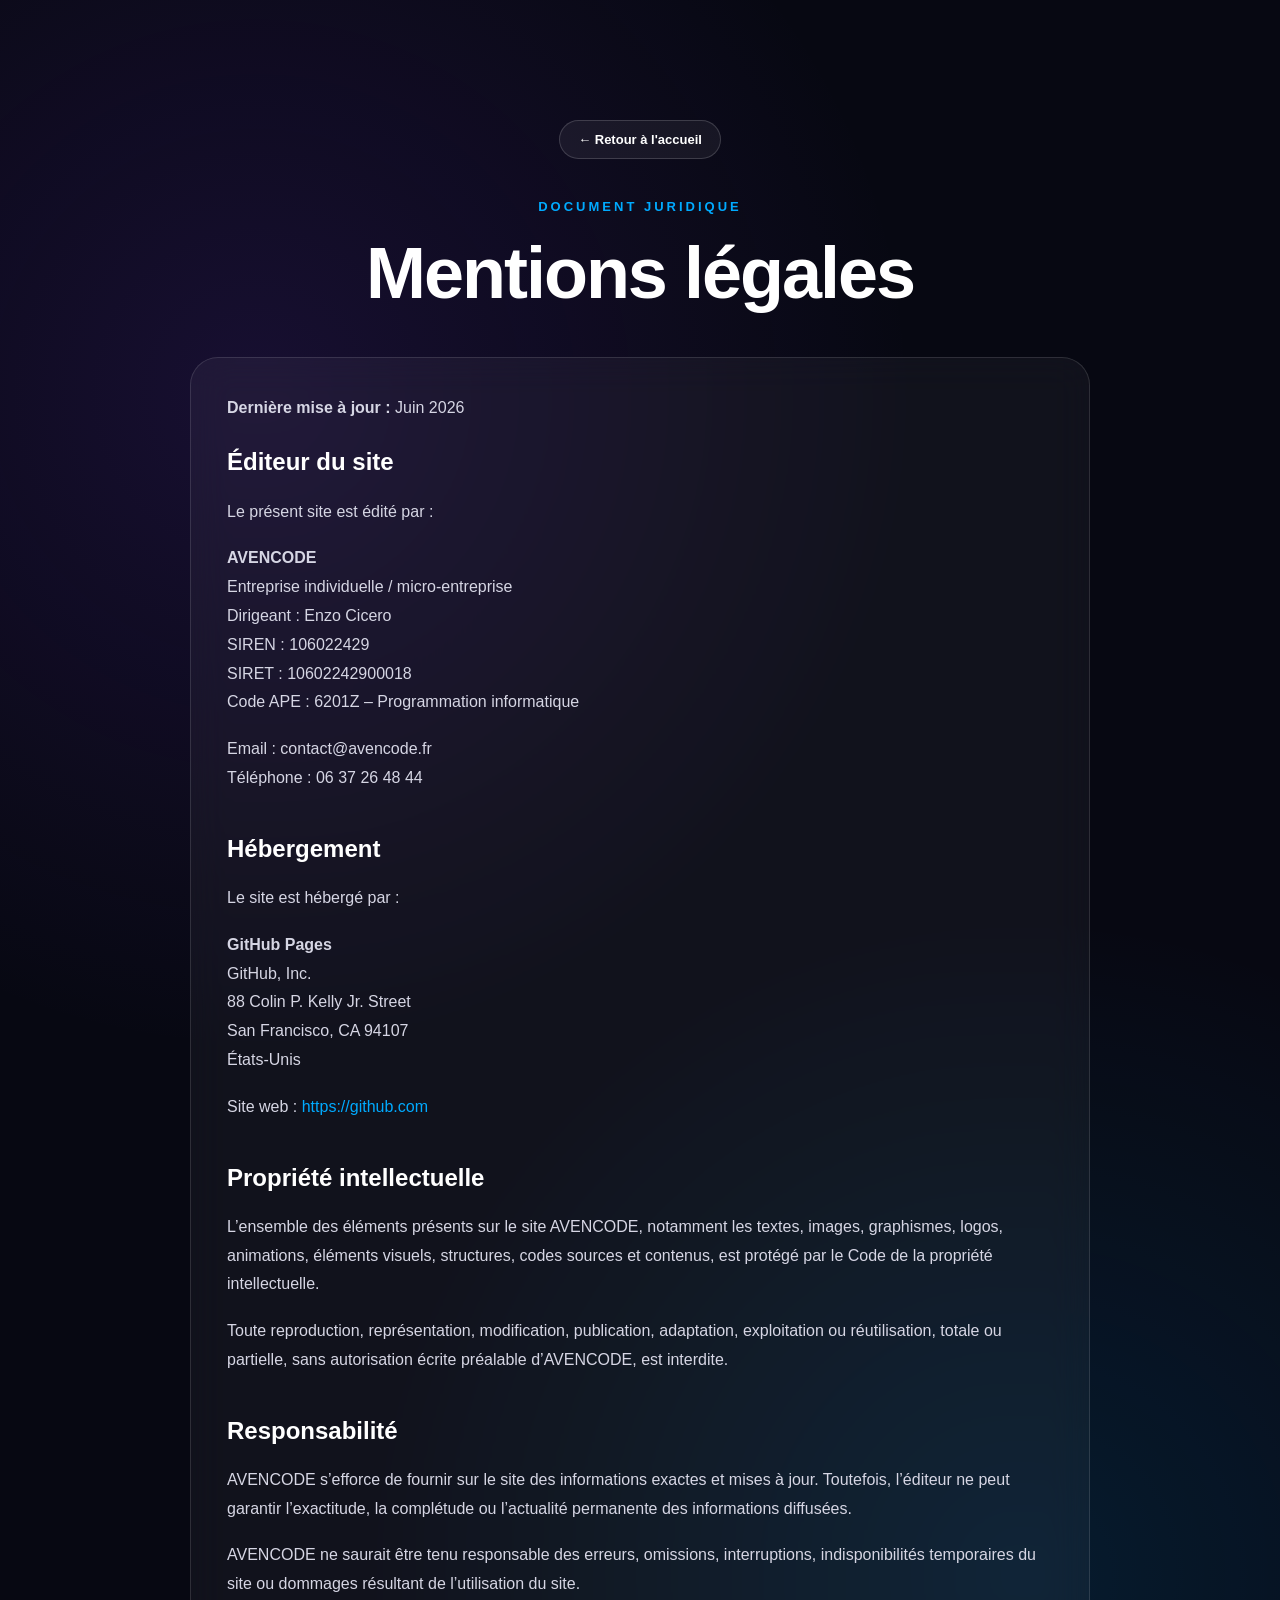
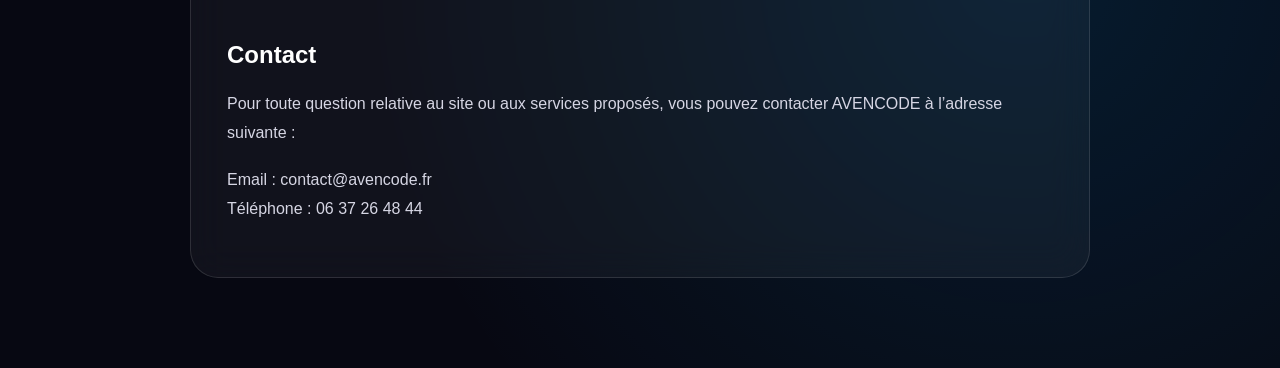
<file: legal/mentions-legales.html>
<!DOCTYPE html>
<html lang="fr">
<head>
  <meta charset="UTF-8">
  <meta name="viewport" content="width=device-width, initial-scale=1.0">
  <title>Mentions légales - AVENCODE</title>
  <link rel="icon" type="image/png" href="../favicon.png">
  <link rel="stylesheet" href="../style.css">
</head>

<body>

  <main class="legal-page">

    <a href="../index.html" class="legal-back">← Retour à l'accueil</a>

    <p class="section-label">Document juridique</p>

    <h1>Mentions légales</h1>

    <div class="legal-content">

      <p><strong>Dernière mise à jour :</strong> Juin 2026</p>

      <h2>Éditeur du site</h2>

      <p>
        Le présent site est édité par :
      </p>

      <p>
        <strong>AVENCODE</strong><br>
        Entreprise individuelle / micro-entreprise<br>
        Dirigeant : Enzo Cicero<br>
        SIREN : 106022429<br>
        SIRET : 10602242900018<br>
        Code APE : 6201Z – Programmation informatique
      </p>

      <p>
        Email : contact@avencode.fr<br>
        Téléphone : 06 37 26 48 44
      </p>

      <h2>Hébergement</h2>

      <p>
        Le site est hébergé par :
      </p>

      <p>
        <strong>GitHub Pages</strong><br>
        GitHub, Inc.<br>
        88 Colin P. Kelly Jr. Street<br>
        San Francisco, CA 94107<br>
        États-Unis
      </p>

      <p>
        Site web :
        <a href="https://github.com" target="_blank">https://github.com</a>
      </p>

      <h2>Propriété intellectuelle</h2>

      <p>
        L’ensemble des éléments présents sur le site AVENCODE, notamment les textes,
        images, graphismes, logos, animations, éléments visuels, structures, codes
        sources et contenus, est protégé par le Code de la propriété intellectuelle.
      </p>

      <p>
        Toute reproduction, représentation, modification, publication, adaptation,
        exploitation ou réutilisation, totale ou partielle, sans autorisation écrite
        préalable d’AVENCODE, est interdite.
      </p>

      <h2>Responsabilité</h2>

      <p>
        AVENCODE s’efforce de fournir sur le site des informations exactes et mises à jour.
        Toutefois, l’éditeur ne peut garantir l’exactitude, la complétude ou l’actualité
        permanente des informations diffusées.
      </p>

      <p>
        AVENCODE ne saurait être tenu responsable des erreurs, omissions, interruptions,
        indisponibilités temporaires du site ou dommages résultant de l’utilisation du site.
      </p>

      <h2>Contact</h2>

      <p>
        Pour toute question relative au site ou aux services proposés, vous pouvez contacter
        AVENCODE à l’adresse suivante :
      </p>

      <p>
        Email : contact@avencode.fr<br>
        Téléphone : 06 37 26 48 44
      </p>

    </div>

  </main>

</body>
</html>
</file>
<file: style.css>
* {
  margin: 0;
  padding: 0;
  box-sizing: border-box;
}

html {
  scroll-behavior: smooth;
}

body {
  font-family: Arial, Helvetica, sans-serif;
  background: #070812;
  overflow-x: hidden;
}

/* INTRO */

.intro {
  position: fixed;
  inset: 0;
  z-index: 999;
  background: #ffffff;
  display: flex;
  justify-content: center;
  align-items: center;
  transition:
    background 0.7s ease,
    opacity 0.8s ease,
    visibility 0.8s ease;
}

.intro.is-darkening {
  background: #070812;
}

.intro.is-hidden {
  opacity: 0;
  visibility: hidden;
}

.intro-content {
  text-align: center;
}

.brand-name {
  display: flex;
  justify-content: center;
  align-items: center;
  gap: clamp(14px, 3vw, 38px);
  font-size: clamp(46px, 8vw, 92px);
  font-weight: 900;
  letter-spacing: 4px;
}

.letter {
  position: relative;
  display: inline-flex;
  align-items: center;
  justify-content: center;
  height: 1em;
  min-width: 0.72em;
  background: linear-gradient(135deg, #7c3aed, #00aaff);
  -webkit-background-clip: text;
  background-clip: text;
  color: transparent;
  opacity: 0;
  clip-path: inset(0 100% 0 0);
  transform: translateY(12px);
  animation: smoothWrite 0.85s cubic-bezier(0.22, 1, 0.36, 1) forwards;
}

.letter-a,
.letter-v {
  transform: skewX(-8deg) translateY(12px);
}

.letter-e {
  width: 0.75em;
  background: none;
  color: transparent;
}

.letter-e i {
  position: absolute;
  left: 0;
  width: 100%;
  height: 0.13em;
  border-radius: 999px;
  background: linear-gradient(135deg, #7c3aed, #00aaff);
}

.letter-e i:nth-child(1) {
  top: 0.18em;
}

.letter-e i:nth-child(2) {
  top: 0.45em;
}

.letter-e i:nth-child(3) {
  top: 0.72em;
}

.letter-n {
  transform: skewX(-3deg) translateY(12px);
}

.letter:nth-child(1) {
  animation-delay: 0s;
}
.letter:nth-child(2) {
  animation-delay: 0.16s;
}
.letter:nth-child(3) {
  animation-delay: 0.32s;
}
.letter:nth-child(4) {
  animation-delay: 0.48s;
}
.letter:nth-child(5) {
  animation-delay: 0.64s;
}
.letter:nth-child(6) {
  animation-delay: 0.8s;
}
.letter:nth-child(7) {
  animation-delay: 0.96s;
}
.letter:nth-child(8) {
  animation-delay: 1.12s;
}

.loading-line {
  width: 0;
  height: 4px;
  margin: 42px auto 0;
  border-radius: 999px;
  background: linear-gradient(90deg, #7c3aed, #00aaff);
  animation: lineAppear 0.7s ease forwards 1.95s;
}

/* SITE */

.site {
  min-height: 100vh;
  background: #070812;
  color: white;
  opacity: 0;
  transform: translateY(25px);
  transition:
    opacity 0.9s ease,
    transform 0.9s ease;
}

.site.is-visible {
  opacity: 1;
  transform: translateY(0);
}

/* NAVBAR */

.navbar {
  position: sticky;
  top: 28px;
  z-index: 50;
  width: min(1180px, calc(100% - 48px));
  height: 70px;
  margin: 28px auto 0;
  padding: 0 28px;
  display: flex;
  align-items: center;
  justify-content: space-between;
  border-radius: 999px;
  border: 1px solid rgba(255, 255, 255, 0.18);
  background: rgba(7, 8, 18, 0.55);
  backdrop-filter: blur(14px);
  overflow: hidden;
  transition:
    width 0.35s ease,
    height 0.35s ease,
    padding 0.35s ease,
    background 0.35s ease,
    box-shadow 0.35s ease;
}

.navbar::before {
  content: "";
  position: absolute;
  inset: -1px;
  z-index: -2;
  border-radius: inherit;

  background: conic-gradient(
    from 0deg,
    transparent 0deg,
    transparent 80deg,

    rgba(75, 35, 160, 0.85) 110deg,
    rgba(124, 58, 237, 0.95) 130deg,
    rgba(0, 90, 150, 0.95) 150deg,
    rgba(0, 170, 255, 0.85) 170deg,

    transparent 200deg,
    transparent 360deg
  );

  animation: navbarBorderWave 2s cubic-bezier(0.45, 0, 0.55, 1) infinite;
}

.navbar.is-scrolled::before {
  opacity: 0.9;
}

.navbar::after {
  content: "";
  position: absolute;
  inset: 1px;
  z-index: -1;
  border-radius: inherit;
  background: rgba(7, 8, 18, 0.72);
}

.navbar.is-scrolled {
  width: min(980px, calc(100% - 48px));
  height: 58px;
  padding: 0 24px;
  background: rgba(7, 8, 18, 0.88);
  box-shadow: 0 18px 55px rgba(0, 0, 0, 0.42);
}

.navbar.is-scrolled::before {
  opacity: 0.55;
}

.nav-brand {
  display: flex;
  align-items: center;
  gap: 8px;
  font-size: 22px;
  font-weight: 900;
  letter-spacing: 2px;
  transition:
    font-size 0.35s ease,
    gap 0.35s ease;
}

.navbar.is-scrolled .nav-brand {
  font-size: 19px;
  gap: 6px;
}

.nav-letter {
  position: relative;
  display: inline-flex;
  align-items: center;
  justify-content: center;
  height: 1em;
  min-width: 0.72em;
  background: linear-gradient(135deg, #7c3aed, #00aaff);
  -webkit-background-clip: text;
  background-clip: text;
  color: transparent;
}

.nav-letter.letter-a,
.nav-letter.letter-v {
  transform: skewX(-8deg);
}

.nav-letter.letter-n {
  transform: skewX(-3deg);
}

.nav-letter.letter-e {
  width: 0.75em;
  background: none;
  color: transparent;
}

.nav-letter.letter-e i {
  position: absolute;
  left: 0;
  width: 100%;
  height: 0.13em;
  border-radius: 999px;
  background: linear-gradient(135deg, #7c3aed, #00aaff);
}

.nav-letter.letter-e i:nth-child(1) {
  top: 0.18em;
}

.nav-letter.letter-e i:nth-child(2) {
  top: 0.45em;
}

.nav-letter.letter-e i:nth-child(3) {
  top: 0.72em;
}

.nav-links {
  display: flex;
  align-items: center;
  gap: 28px;
  transition: gap 0.35s ease;
}

.navbar.is-scrolled .nav-links {
  gap: 20px;
}

.nav-links a {
  position: relative;
  text-decoration: none;
  color: white;
  font-size: 14px;
  font-weight: 700;
  opacity: 0.78;
  transition:
    opacity 0.25s ease,
    color 0.25s ease,
    transform 0.25s ease,
    font-size 0.35s ease;
}

.navbar.is-scrolled .nav-links a {
  font-size: 13px;
}

.nav-links a:hover {
  opacity: 1;
  color: #00aaff;
  transform: translateY(-2px);
}

.nav-links a::after {
  content: "";
  position: absolute;
  left: 0;
  bottom: -8px;
  width: 0;
  height: 2px;
  border-radius: 999px;
  background: linear-gradient(90deg, #7c3aed, #00aaff);
  transition: width 0.28s ease;
}

.navbar.is-scrolled .nav-links a::after {
  bottom: -6px;
}

.nav-links a:hover::after {
  width: 100%;
}

/* HERO */

.hero {
  min-height: calc(100vh - 98px);
  padding: 20px 8% 0;
  display: flex;
  align-items: center;
}

.hero-content {
  max-width: 1050px;
}

.hero-label {
  display: inline-block;
  margin-bottom: 26px;
  color: #00aaff;
  text-transform: uppercase;
  font-size: 14px;
  font-weight: 800;
  letter-spacing: 3px;
  opacity: 0;
  transform: translateY(12px);
  animation: fadeUp 0.8s ease forwards 3.7s;
}

.hero h1 {
  max-width: 1050px;
  font-size: clamp(46px, 7vw, 86px);
  line-height: 1.05;
  letter-spacing: -2px;
}

#typing-title::after {
  content: "|";
  display: inline-block;
  margin-left: 6px;
  color: #00aaff;
  animation: cursorBlink 0.8s infinite;
}

#typing-title.is-finished::after {
  display: none;
}

.hero-buttons {
  margin-top: 42px;
  opacity: 0;
  transform: translateY(12px);
  animation: fadeUp 0.8s ease forwards 6.9s;
}

.btn-discover {
  display: inline-flex;
  align-items: center;
  justify-content: center;
  padding: 16px 28px;
  border-radius: 999px;
  background: linear-gradient(135deg, #7c3aed, #00aaff);
  color: white;
  text-decoration: none;
  font-weight: 800;
  box-shadow: 0 18px 45px rgba(0, 170, 255, 0.18);
  transition:
    transform 0.3s ease,
    box-shadow 0.3s ease;
}

.btn-discover:hover {
  transform: translateY(-3px);
  box-shadow: 0 22px 60px rgba(124, 58, 237, 0.28);
}

/* DÉCOUVRIR */

.discover-section {
  position: relative;
  overflow: hidden;
  min-height: 100vh;
  padding: 180px 8% 120px;
  background:
    radial-gradient(
      circle at top left,
      rgba(124, 58, 237, 0.18),
      transparent 35%
    ),
    radial-gradient(
      circle at bottom right,
      rgba(0, 170, 255, 0.14),
      transparent 35%
    ),
    #070812;
  color: white;
}

.discover-content,
.pricing-content {
  position: relative;
  z-index: 1;
  max-width: 1220px;
  margin: 0 auto;
}

.section-label {
  color: #00aaff;
  text-transform: uppercase;
  font-size: 13px;
  font-weight: 800;
  letter-spacing: 3px;
  margin-bottom: 22px;
}

.discover-section h2,
.pricing-heading h2 {
  max-width: 900px;
  font-size: clamp(34px, 5vw, 58px);
  line-height: 1.05;
  letter-spacing: -2px;
  margin-bottom: 20px;
}

.discover-section > .discover-content > p,
.pricing-heading > p:last-child {
  max-width: 760px;
  font-size: 18px;
  line-height: 1.6;
  color: #c9c9d8;
}

.discover-grid {
  margin-top: 70px;
  display: grid;
  grid-template-columns: repeat(3, 1fr);
  gap: 22px;
}

.discover-card {
  position: relative;
  overflow: hidden;
  padding: 34px;
  border: 1px solid rgba(255, 255, 255, 0.12);
  border-radius: 26px;
  background: rgba(255, 255, 255, 0.045);
  backdrop-filter: blur(18px);
  transition:
    transform 0.35s ease,
    border-color 0.35s ease,
    background 0.35s ease,
    box-shadow 0.35s ease;
}

.discover-card:hover {
  transform: translateY(-10px) scale(1.04);
  border-color: rgba(0, 170, 255, 0.45);
  background: rgba(255, 255, 255, 0.075);
  box-shadow: 0 25px 70px rgba(0, 170, 255, 0.14);
}

.discover-card h3 {
  display: inline-block;
  margin-bottom: 18px;
  font-size: 24px;
  background: linear-gradient(135deg, #7c3aed, #00aaff);
  -webkit-background-clip: text;
  background-clip: text;
  color: transparent;
}

.discover-card p {
  color: #c9c9d8;
  line-height: 1.6;
}

.discover-next {
  display: flex;
  justify-content: center;
  margin-top: 48px;
}

.discover-next a {
  position: relative;
  overflow: hidden;

  padding: 12px 22px;
  border-radius: 999px;

  font-size: 13px;
  font-weight: 900;
  text-decoration: none;
  color: white;

  border: 1px solid rgba(255, 255, 255, 0.18);
  background: rgba(255, 255, 255, 0.055);

  transition:
    transform 0.35s ease,
    border-color 0.35s ease,
    background 0.35s ease,
    box-shadow 0.35s ease;
}

.discover-next a::before {
  content: "";
  position: absolute;
  inset: 0;

  background: linear-gradient(
    120deg,
    transparent,
    rgba(0, 170, 255, 0.35),
    rgba(124, 58, 237, 0.35),
    transparent
  );

  transform: translateX(-120%);
  transition: transform 0.6s ease;
}

.discover-next a:hover::before {
  transform: translateX(120%);
}

.discover-next a:hover {
  transform: translateY(-4px);
  border-color: rgba(0, 170, 255, 0.5);
  background: rgba(255, 255, 255, 0.09);
  box-shadow: 0 18px 45px rgba(0, 170, 255, 0.16);
}

.discover-next a span {
  position: relative;
  z-index: 1;
}

.showroom-preview:hover .preview-image {
  transform: scale(1.1);
}

.preview-info {
  position: absolute;
  left: 42px;
  bottom: 42px;
  z-index: 2;
  max-width: 600px;
}

.preview-info > p:first-child {
  margin-bottom: 12px;
  color: #00aaff;
  text-transform: uppercase;
  font-size: 13px;
  font-weight: 900;
  letter-spacing: 3px;
}

.preview-info h3 {
  font-size: clamp(38px, 5vw, 66px);
  line-height: 1;
  letter-spacing: -2px;
  margin-bottom: 18px;
}

#previewText {
  max-width: 560px;
  font-size: 19px;
  line-height: 1.65;
  color: #d6d6e4;
  margin-bottom: 30px;
}

.preview-button {
  display: inline-flex;
  padding: 14px 22px;
  border-radius: 999px;
  background: linear-gradient(135deg, #7c3aed, #00aaff);
  color: white;
  text-decoration: none;
  font-weight: 900;
}

.preview-image {
  --preview-bg: var(--restaurant-bg);
}

/* TARIFS */

.pricing-section {
  position: relative;
  overflow: hidden;
  min-height: 100vh;
  padding: 115px 8% 90px;
  background:
    radial-gradient(
      circle at 18% 20%,
      rgba(124, 58, 237, 0.15),
      transparent 34%
    ),
    radial-gradient(
      circle at 82% 70%,
      rgba(0, 170, 255, 0.12),
      transparent 35%
    ),
    #070812;
  color: white;
}

.pricing-heading {
  max-width: 850px;
  margin-bottom: 38px;
}

.pricing-grid {
  display: grid;
  grid-template-columns: repeat(3, 1fr);
  gap: 24px;
}

.pricing-card,
.maintenance-card {
  position: relative;
  overflow: hidden;
  padding: 24px;
  border-radius: 26px;
  border: 1px solid rgba(255, 255, 255, 0.12);
  background: rgba(255, 255, 255, 0.045);
  backdrop-filter: blur(18px);
}

.pricing-card.featured,
.maintenance-card.featured {
  border-color: rgba(0, 170, 255, 0.36);
  box-shadow: 0 25px 80px rgba(124, 58, 237, 0.12);
}

.badge {
  position: absolute;
  top: 20px;
  right: 20px;
  padding: 7px 11px;
  border-radius: 999px;
  background: linear-gradient(135deg, #7c3aed, #00aaff);
  color: white;
  font-size: 10px;
  font-weight: 900;
  text-transform: uppercase;
  letter-spacing: 1px;
}

.pricing-card h3,
.maintenance-card h3 {
  font-size: 34px;
  margin-bottom: 10px;
  background: linear-gradient(135deg, #ffffff, #8fdcff);
  -webkit-background-clip: text;
  background-clip: text;
  color: transparent;
}

.pricing-goal {
  margin-bottom: 16px;
  color: #00aaff;
  font-size: 13px;
  font-weight: 900;
}

.price {
  margin-bottom: 6px;
  font-size: 38px;
  font-weight: 900;
  letter-spacing: -2px;
  background: linear-gradient(135deg, #7c3aed, #00aaff);
  -webkit-background-clip: text;
  background-clip: text;
  color: transparent;
}

.price-note,
.maintenance-card > p {
  margin-bottom: 18px;
  color: #c9c9d8;
  line-height: 1.4;
  font-size: 14px;
}

.pricing-card ul,
.maintenance-card ul {
  display: grid;
  gap: 9px;
  margin-bottom: 18px;
  list-style: none;
}

.pricing-card li,
.maintenance-card li {
  position: relative;
  padding-left: 22px;
  color: #d6d6e4;
  line-height: 1.4;
  font-size: 13px;
}

.pricing-card li::before,
.maintenance-card li::before {
  content: "";
  position: absolute;
  left: 0;
  top: 8px;
  width: 8px;
  height: 8px;
  border-radius: 50%;
  background: linear-gradient(135deg, #7c3aed, #00aaff);
}

.domain-note {
  margin-bottom: 18px;
  font-size: 11px;
  line-height: 1.45;
  color: #9b9bb0;
}

.pricing-button {
  display: inline-flex;
  justify-content: center;
  width: 100%;
  padding: 12px 16px;
  border-radius: 999px;
  text-decoration: none;
  color: white;
  font-size: 13px;
  font-weight: 900;
  background: rgba(255, 255, 255, 0.075);
  border: 1px solid rgba(255, 255, 255, 0.14);
}

.custom-offer {
  margin-top: 28px;
  padding: 26px 30px;
  display: flex;
  justify-content: space-between;
  align-items: center;
  gap: 24px;
  border-radius: 26px;
  border: 1px dashed rgba(255, 255, 255, 0.18);
  background: rgba(255, 255, 255, 0.03);
}

.custom-offer h3 {
  font-size: 24px;
  margin-bottom: 8px;
}

.custom-offer p {
  max-width: 760px;
  color: #c9c9d8;
  line-height: 1.6;
}

.custom-offer a {
  padding: 12px 18px;
  border-radius: 999px;
  text-decoration: none;
  color: white;
  font-size: 13px;
  font-weight: 900;
  border: 1px solid rgba(255, 255, 255, 0.16);
}

.maintenance-block {
  margin-top: 110px;
}

.pricing-heading.small {
  margin-bottom: 38px;
}

.maintenance-grid {
  display: grid;
  grid-template-columns: repeat(2, 1fr);
  gap: 24px;
}

.empty-section {
  min-height: 100vh;
  background: #070812;
}

/* ANIMATIONS */

@keyframes smoothWrite {
  0% {
    opacity: 0;
    clip-path: inset(0 100% 0 0);
    transform: translateY(12px);
  }

  45% {
    opacity: 1;
  }

  100% {
    opacity: 1;
    clip-path: inset(0 0 0 0);
    transform: translateY(0);
  }
}

@keyframes lineAppear {
  to {
    width: 290px;
  }
}

@keyframes fadeUp {
  to {
    opacity: 1;
    transform: translateY(0);
  }
}

@keyframes cursorBlink {
  0%,
  50% {
    opacity: 1;
  }

  51%,
  100% {
    opacity: 0;
  }
}

@keyframes navbarBorderWave {
  to {
    transform: rotate(360deg);
  }
}

/* RESPONSIVE */

@media (max-width: 1050px) {
  .pricing-grid,
  .maintenance-grid {
    grid-template-columns: 1fr;
  }

  .custom-offer {
    flex-direction: column;
    align-items: flex-start;
  }
}

@media (max-width: 950px) {
  .showroom {
    grid-template-columns: 1fr;
  }

  .showroom-list {
    display: grid;
    grid-template-columns: 1fr 1fr;
  }

  .showroom-preview {
    min-height: 430px;
  }
}

@media (max-width: 850px) {
  .nav-links {
    display: none;
  }

  .discover-grid {
    grid-template-columns: 1fr;
  }
}

@media (max-width: 650px) {
  .showroom-list {
    grid-template-columns: 1fr;
  }

  .preview-info {
    left: 26px;
    right: 26px;
    bottom: 30px;
  }
}

/* ===== CORRECTIONS FINALES AVENCODE ===== */

.pricing-section {
  overflow: visible;
}

.pricing-title-row {
  display: flex;
  align-items: center;
  justify-content: space-between;
  gap: 14px;
}

.badge {
  position: static;
  display: inline-block;
  flex-shrink: 0;
  margin-bottom: 14px;
}

.pricing-card {
  display: flex;
  flex-direction: column;
  transition:
    transform 0.35s ease,
    border-color 0.35s ease,
    background 0.35s ease,
    box-shadow 0.35s ease;
}

.pricing-card::before {
  content: "";
  position: absolute;
  inset: 0;
  background: linear-gradient(
    135deg,
    rgba(124, 58, 237, 0.16),
    rgba(0, 170, 255, 0.12)
  );
  opacity: 0;
  transition: opacity 0.35s ease;
}

.pricing-card:hover {
  transform: translateY(-12px) scale(1.025);
  border-color: rgba(0, 170, 255, 0.48);
  background: rgba(255, 255, 255, 0.075);
  box-shadow:
    0 28px 80px rgba(0, 170, 255, 0.14),
    0 18px 45px rgba(124, 58, 237, 0.1);
}

.pricing-card:hover::before {
  opacity: 1;
}

.pricing-card h3,
.pricing-card p,
.pricing-card div,
.pricing-card ul,
.pricing-card a {
  position: relative;
  z-index: 1;
}

.pricing-button {
  margin-top: auto;
}

/* ANIMATION TITRES OFFRES */

.pricing-card h3 {
  position: relative;
  width: fit-content;
  transition:
    text-shadow 0.35s ease,
    transform 0.35s ease,
    letter-spacing 0.35s ease;
}

.pricing-card:hover h3 {
  transform: translateY(-1px);
  letter-spacing: 0.25px;

  text-shadow:
    0 0 5px rgba(0, 170, 255, 0.35),
    0 0 10px rgba(124, 58, 237, 0.22);
}

.pricing-card h3::after {
  content: "";
  position: absolute;
  left: 0;
  bottom: -7px;

  width: 100%;
  height: 2px;
  border-radius: 999px;

  background: linear-gradient(
    90deg,
    transparent,
    #7c3aed,
    #00aaff,
    transparent
  );

  transform: scaleX(0);
  transform-origin: left;
  opacity: 0;

  transition:
    transform 0.4s ease,
    opacity 0.4s ease;
}

.pricing-card:hover h3::after {
  transform: scaleX(1);
  opacity: 0.55;
  animation: titleLightMove 1.4s linear infinite;
}

@keyframes titleLightMove {
  0% {
    filter: hue-rotate(0deg);
  }

  100% {
    filter: hue-rotate(360deg);
  }
}

.maintenance-switch,
.maintenance-float {
  display: none !important;
}

.maintenance-block {
  position: relative;
  min-height: 100vh;
  margin-top: 140px;
  display: flex;
  flex-direction: column;
  justify-content: center;
}

.maintenance-to-conception {
  position: absolute;
  right: 0;
  top: 50%;
  transform: translateY(-50%);
  padding: 12px 18px;
  border-radius: 999px;
  text-decoration: none;
  color: white;
  font-size: 13px;
  font-weight: 900;
  background: rgba(255, 255, 255, 0.055);
  border: 1px solid rgba(0, 170, 255, 0.35);
  animation: sideButtonGlow 2.4s ease-in-out infinite;
  transition:
    transform 0.3s ease,
    border-color 0.3s ease,
    background 0.3s ease;
}

.maintenance-to-conception:hover {
  transform: translateY(-50%) translateX(5px);
  border-color: rgba(0, 170, 255, 0.65);
  background: rgba(255, 255, 255, 0.095);
}

.maintenance-next {
  display: flex;
  justify-content: center;
  margin-top: 55px;
}

.maintenance-next a {
  position: relative;
  overflow: hidden;
  padding: 13px 26px;
  border-radius: 18px;
  text-decoration: none;
  color: white;
  font-size: 13px;
  font-weight: 900;
  letter-spacing: 0.4px;
  background: rgba(255, 255, 255, 0.045);
  border: 1px solid rgba(255, 255, 255, 0.16);
  transition:
    transform 0.35s ease,
    border-color 0.35s ease,
    box-shadow 0.35s ease;
}

.maintenance-next a::before {
  content: "";
  position: absolute;
  inset: 0;
  background: linear-gradient(
    90deg,
    transparent,
    rgba(0, 170, 255, 0.28),
    transparent
  );
  transform: translateX(-120%);
  transition: transform 0.65s ease;
}

.maintenance-next a:hover::before {
  transform: translateX(120%);
}

.maintenance-next a:hover {
  transform: translateY(-4px);
  border-color: rgba(0, 170, 255, 0.5);
  box-shadow: 0 20px 55px rgba(0, 170, 255, 0.16);
}

.maintenance-next span {
  position: relative;
  z-index: 1;
}

/* ANIMATION MAINTENANCE - différente des offres conception */

.maintenance-card {
  position: relative;
  overflow: hidden;

  transition:
    transform 0.4s ease,
    border-color 0.4s ease,
    background 0.4s ease,
    box-shadow 0.4s ease;
}

.maintenance-card .badge {
  position: static;
  display: inline-block;
  width: fit-content;
  margin-bottom: 14px;
}

.maintenance-title-row {
  display: flex;
  align-items: flex-start;
  justify-content: space-between;
  gap: 16px;
}

.maintenance-title-row .badge {
  position: static;
  flex-shrink: 0;
  margin-bottom: 0;
  margin-top: 4px;
}

.maintenance-card::before {
  content: "";
  position: absolute;
  inset: -1px;

  background: conic-gradient(
    from 180deg,
    transparent,
    rgba(0, 170, 255, 0.45),
    rgba(124, 58, 237, 0.45),
    transparent 35%
  );

  opacity: 0;
  transform: rotate(0deg);
  transition: opacity 0.35s ease;
}

.maintenance-card::after {
  content: "";
  position: absolute;
  inset: 1px;
  border-radius: 25px;

  background: rgba(7, 8, 18, 0.88);
  z-index: 0;
}

.maintenance-card:hover {
  transform: translateY(-8px);
  border-color: transparent;

  box-shadow:
    0 25px 70px rgba(0, 170, 255, 0.12),
    0 15px 40px rgba(124, 58, 237, 0.12);
}

.maintenance-card:hover::before {
  opacity: 1;
  animation: maintenanceRotate 2.2s linear infinite;
}

.maintenance-card h3,
.maintenance-card p,
.maintenance-card div,
.maintenance-card ul {
  position: relative;
  z-index: 1;
}

@keyframes maintenanceRotate {
  to {
    transform: rotate(360deg);
  }
}

@keyframes sideButtonGlow {
  0%,
  100% {
    box-shadow: 0 10px 35px rgba(0, 170, 255, 0.08);
  }

  50% {
    box-shadow: 0 14px 45px rgba(124, 58, 237, 0.22);
  }
}

.financing-section {
  position: relative;
  overflow: hidden;
  min-height: 100vh;
  padding: 170px 8% 90px;
  background:
    radial-gradient(
      circle at 20% 25%,
      rgba(124, 58, 237, 0.16),
      transparent 35%
    ),
    radial-gradient(
      circle at 80% 75%,
      rgba(0, 170, 255, 0.13),
      transparent 35%
    ),
    #070812;
  color: white;
}

.financing-next {
  display: flex;
  justify-content: flex-start;
  margin-top: 42px;
}

.financing-next a {
  position: relative;
  overflow: hidden;
  padding: 12px 20px;
  border-radius: 999px;
  text-decoration: none;
  color: white;
  font-size: 13px;
  font-weight: 900;
  background: rgba(255, 255, 255, 0.055);
  border: 1px solid rgba(255, 255, 255, 0.16);
  transition:
    transform 0.3s ease,
    border-color 0.3s ease,
    color 0.3s ease;
}

.financing-next a:hover {
  transform: translateX(5px);
  color: #00aaff;
  border-color: rgba(0, 170, 255, 0.45);
}

.financing-next span {
  position: relative;
  z-index: 1;
}

/* ANIMATION FINANCEMENT - sobre et différente */

.financing-card {
  position: relative;
  overflow: hidden;

  transition:
    transform 0.4s ease,
    border-color 0.4s ease,
    background 0.4s ease,
    box-shadow 0.4s ease;
}

.financing-card::before {
  content: "";
  position: absolute;
  inset: 0;

  background: radial-gradient(
    circle at var(--x, 50%) var(--y, 50%),
    rgba(0, 170, 255, 0.16),
    transparent 34%
  );

  opacity: 0;
  transition: opacity 0.35s ease;
}

.financing-card:hover {
  transform: translateY(-6px);
  border-color: rgba(0, 170, 255, 0.34);
  background: rgba(255, 255, 255, 0.06);

  box-shadow:
    inset 0 0 35px rgba(0, 170, 255, 0.045),
    0 22px 60px rgba(0, 0, 0, 0.22);
}

.financing-card:hover::before {
  opacity: 1;
}

.financing-card h3,
.financing-card p {
  position: relative;
  z-index: 1;
}

/* ANIMATION BLOC QUESTION FINANCEMENT */

.financing-note {
  transition:
    background 0.35s ease,
    border-color 0.35s ease,
    box-shadow 0.35s ease,
    opacity 0.35s ease;
}

.financing-note:hover {
  background: rgba(0, 0, 0, 0.22);
  border-color: rgba(255, 255, 255, 0.08);
  box-shadow: inset 0 0 45px rgba(0, 0, 0, 0.35);
}

.financing-note:hover h3,
.financing-note:hover p {
  opacity: 0.45;
}

.financing-note a {
  transition:
    transform 0.3s ease,
    color 0.3s ease,
    border-color 0.3s ease,
    background 0.3s ease,
    box-shadow 0.3s ease;
}

.financing-note:hover a {
  transform: translateX(4px);
  color: white;
  border-color: rgba(0, 170, 255, 0.75);
  background: linear-gradient(
    135deg,
    rgba(124, 58, 237, 0.95),
    rgba(0, 170, 255, 0.95)
  );
  box-shadow:
    0 0 18px rgba(0, 170, 255, 0.35),
    0 0 34px rgba(124, 58, 237, 0.22);
}

.contact-section {
  position: relative;
  overflow: hidden;
  min-height: 100vh;
  padding: 115px 8% 70px;
  background:
    radial-gradient(
      circle at 20% 25%,
      rgba(124, 58, 237, 0.16),
      transparent 35%
    ),
    radial-gradient(
      circle at 80% 75%,
      rgba(0, 170, 255, 0.13),
      transparent 35%
    ),
    #070812;
  color: white;
}

.contact-form {
  padding: 28px;
}

.form-group {
  margin-bottom: 18px;
}

.form-group textarea {
  min-height: 120px;
}

@media (max-width: 850px) {
  .maintenance-to-conception {
    position: static;
    transform: none;
    width: fit-content;
    margin-left: auto;
    margin-bottom: 28px;
  }

  .maintenance-to-conception:hover {
    transform: translateX(5px);
  }
}

/* FINANCEMENT */

.financing-section {
  position: relative;
  min-height: 100vh;
  padding: 170px 8% 90px;
  background:
    radial-gradient(
      circle at 20% 25%,
      rgba(124, 58, 237, 0.16),
      transparent 35%
    ),
    radial-gradient(
      circle at 80% 75%,
      rgba(0, 170, 255, 0.13),
      transparent 35%
    ),
    #070812;
  color: white;
}

.financing-content,
.contact-content {
  max-width: 1220px;
  margin: 0 auto;
}

.financing-heading,
.contact-heading {
  max-width: 850px;
  margin-bottom: 50px;
}

.financing-grid {
  display: grid;
  grid-template-columns: repeat(3, 1fr);
  gap: 24px;
}

.financing-card,
.financing-note,
.contact-form {
  padding: 30px;
  border-radius: 28px;
  border: 1px solid rgba(255, 255, 255, 0.12);
  background: rgba(255, 255, 255, 0.045);
  backdrop-filter: blur(18px);
}

.financing-card h3 {
  font-size: 32px;
  margin-bottom: 16px;
  background: linear-gradient(135deg, #ffffff, #8fdcff);
  -webkit-background-clip: text;
  background-clip: text;
  color: transparent;
}

.financing-card p,
.financing-note p,
.contact-heading p {
  color: #c9c9d8;
  line-height: 1.6;
}

.financing-note {
  margin-top: 36px;
  display: flex;
  justify-content: space-between;
  align-items: center;
}

.financing-note a {
  padding: 12px 18px;
  border-radius: 999px;
  text-decoration: none;
  color: white;
  font-weight: 900;
  border: 1px solid rgba(255, 255, 255, 0.16);
}

/* CONTACT */

.contact-section {
  position: relative;
  min-height: 100vh;
  padding: 115px 8% 70px;
  background:
    radial-gradient(
      circle at 20% 25%,
      rgba(124, 58, 237, 0.16),
      transparent 35%
    ),
    radial-gradient(
      circle at 80% 75%,
      rgba(0, 170, 255, 0.13),
      transparent 35%
    ),
    #070812;
  color: white;
}

.contact-heading h2,
.financing-heading h2 {
  font-size: clamp(34px, 5vw, 58px);
  line-height: 1.05;
  margin-bottom: 20px;
}

.form-row {
  display: grid;
  grid-template-columns: repeat(2, 1fr);
  gap: 22px;
}

.form-group {
  display: flex;
  flex-direction: column;
  gap: 10px;
  margin-bottom: 18px;
}

.form-group label {
  font-size: 13px;
  font-weight: 900;
}

.form-group input,
.form-group select,
.form-group textarea {
  width: 100%;
  padding: 15px 16px;
  border-radius: 16px;
  border: 1px solid rgba(255, 255, 255, 0.12);
  outline: none;
  background: rgba(255, 255, 255, 0.055);
  color: white;
  font-size: 15px;
  font-family: inherit;
}

.form-group textarea {
  min-height: 120px;
  resize: vertical;
}

.other-reason {
  display: none;
}

.other-reason.is-visible {
  display: flex;
}

.contact-button {
  width: 100%;
  padding: 15px 20px;
  border: none;
  border-radius: 999px;
  cursor: pointer;
  color: white;
  font-size: 14px;
  font-weight: 900;
  background: linear-gradient(135deg, #7c3aed, #00aaff);
}

.form-group select option {
  background: #070812;
  color: white;
}

.form-group select option:hover {
  background: #11142a;
  color: white;
}

/* ============================= */
/* RESPONSIVE GLOBAL AVENCODE */
/* ============================= */

/* TABLETTE */
@media (max-width: 1024px) {
  .navbar {
    width: calc(100% - 32px);
    height: 64px;
    padding: 0 22px;
    top: 18px;
    margin-top: 18px;
  }

  .nav-brand {
    font-size: 19px;
  }

  .nav-links {
    gap: 16px;
  }

  .nav-links a {
    font-size: 12px;
  }

  .hero,
  .discover-section,
  .pricing-section,
  .financing-section,
  .contact-section {
    padding-left: 6%;
    padding-right: 6%;
  }

  .hero h1 {
    font-size: clamp(40px, 7vw, 68px);
  }

  .discover-grid,
  .pricing-grid,
  .financing-grid {
    grid-template-columns: 1fr;
  }

  .showroom {
    grid-template-columns: 1fr;
  }

  .showroom-list {
    display: grid;
    grid-template-columns: repeat(2, 1fr);
  }

  /* 3 JOURS DE MODIFICATIONS OFFERTS */

  .maintenance-free-period {
    display: flex;
    align-items: center;
    gap: 18px;

    margin-bottom: 22px;
    padding: 20px 24px;

    border: 1px solid rgba(255, 255, 255, 0.12);
    border-radius: 20px;

    background: rgba(255, 255, 255, 0.035);
    backdrop-filter: blur(14px);
  }

  .free-period-icon {
    display: flex;
    align-items: center;
    justify-content: center;
    flex-shrink: 0;

    width: 42px;
    height: 42px;

    border-radius: 50%;

    background: linear-gradient(135deg, #7c3aed, #00aaff);

    color: white;
    font-size: 18px;
    font-weight: 900;
  }

  .maintenance-free-period strong {
    display: block;
    margin-bottom: 5px;

    color: white;
    font-size: 16px;
    font-weight: 900;
  }

  .maintenance-free-period p {
    margin: 0;

    color: #b8b8c8;
    font-size: 14px;
    line-height: 1.6;
  }

  .maintenance-grid {
    grid-template-columns: 1fr;
  }

  .custom-offer,
  .financing-note {
    flex-direction: column;
    align-items: flex-start;
  }

  .maintenance-to-conception {
    position: static;
    transform: none;
    width: fit-content;
    margin-left: auto;
    margin-bottom: 28px;
  }

  .maintenance-to-conception:hover {
    transform: translateX(5px);
  }
}

/* 3 JOURS DE MODIFICATIONS OFFERTS */

.maintenance-free-period {
  display: flex;
  align-items: center;
  gap: 18px;
  margin-bottom: 22px;
  padding: 20px 24px;

  border: 1px solid rgba(255, 255, 255, 0.12);
  border-radius: 20px;

  background: rgba(255, 255, 255, 0.035);
  backdrop-filter: blur(14px);
}

.free-period-icon {
  display: flex;
  align-items: center;
  justify-content: center;
  flex-shrink: 0;

  width: 42px;
  height: 42px;

  border-radius: 50%;
  background: linear-gradient(135deg, #7c3aed, #00aaff);

  color: white;
  font-size: 18px;
  font-weight: 900;
}

.maintenance-free-period strong {
  display: block;
  margin-bottom: 5px;

  color: white;
  font-size: 16px;
  font-weight: 900;
}

.maintenance-free-period p {
  margin: 0;

  color: #b8b8c8;
  font-size: 14px;
  line-height: 1.6;
}

/* MOBILE */
@media (max-width: 760px) {
  body {
    overflow-x: hidden;
  }

  .maintenance-free-period {
    align-items: flex-start;
    padding: 18px;
  }

  .free-period-icon {
    width: 36px;
    height: 36px;
  }

  .navbar {
    width: calc(100% - 24px);
    height: auto;
    min-height: 60px;
    padding: 14px 18px;
    top: 12px;
    margin-top: 12px;
  }

  .nav-brand {
    font-size: 18px;
  }

  .nav-links {
    display: none;
  }

  .hero {
    min-height: 100vh;
    padding-top: 90px;
    align-items: center;
  }

  .hero-label {
    font-size: 11px;
    letter-spacing: 2px;
    margin-bottom: 20px;
  }

  .hero h1 {
    font-size: clamp(36px, 12vw, 52px);
    line-height: 1.08;
    letter-spacing: -1.4px;
  }

  .btn-discover,
  .preview-button,
  .pricing-button,
  .contact-button {
    width: 100%;
    text-align: center;
  }

  .discover-section,
  .pricing-section,
  .financing-section,
  .contact-section {
    min-height: auto;
    padding: 110px 6% 70px;
  }

  .discover-section h2,
  .pricing-heading h2,
  .financing-heading h2,
  .contact-heading h2 {
    font-size: clamp(32px, 10vw, 44px);
    line-height: 1.08;
    letter-spacing: -1.4px;
  }

  .discover-section > .discover-content > p,
  .pricing-heading > p:last-child,
  .financing-heading p:last-child,
  .contact-heading p:last-child {
    font-size: 16px;
  }

  .discover-grid {
    margin-top: 42px;
    grid-template-columns: 1fr;
  }

  .discover-card {
    padding: 26px;
  }

  .showroom-list {
    grid-template-columns: 1fr;
  }

  .showroom-item {
    padding: 14px 16px;
    font-size: 14px;
  }

  .showroom-preview {
    min-height: 430px;
    border-radius: 24px;
  }

  .preview-info {
    left: 24px;
    right: 24px;
    bottom: 28px;
  }

  .preview-info h3 {
    font-size: clamp(34px, 10vw, 48px);
  }

  #previewText {
    font-size: 16px;
    line-height: 1.55;
  }

  .pricing-grid,
  .financing-grid,
  .maintenance-grid {
    grid-template-columns: 1fr;
  }

  .pricing-card,
  .maintenance-card,
  .financing-card {
    padding: 24px;
  }

  .pricing-title-row,
  .maintenance-title-row {
    align-items: flex-start;
    gap: 10px;
  }

  .badge {
    font-size: 9px;
    padding: 6px 9px;
  }

  .price {
    font-size: 34px;
  }

  .custom-offer,
  .financing-note {
    padding: 24px;
  }

  .pricing-next-side,
  .pricing-next,
  .maintenance-back,
  .maintenance-next,
  .financing-next {
    justify-content: center;
  }

  .maintenance-block {
    min-height: auto;
    margin-top: 90px;
  }

  .form-row {
    grid-template-columns: 1fr;
    gap: 0;
  }

  .contact-form {
    padding: 22px;
    border-radius: 24px;
  }

  .form-group input,
  .form-group select,
  .form-group textarea {
    font-size: 14px;
    padding: 14px;
  }

  .brand-name {
    font-size: clamp(34px, 12vw, 58px);
    gap: 10px;
  }

  .loading-line {
    max-width: 220px;
  }
}

/* PETITS TÉLÉPHONES */
@media (max-width: 430px) {
  .hero h1 {
    font-size: 38px;
  }

  .section-label {
    font-size: 11px;
    letter-spacing: 2px;
  }

  .discover-card h3,
  .custom-offer h3,
  .financing-note h3 {
    font-size: 22px;
  }

  .pricing-card h3,
  .maintenance-card h3 {
    font-size: 30px;
  }

  .showroom-preview {
    min-height: 400px;
  }

  .preview-button {
    padding: 13px 18px;
  }

  .financing-card h3 {
    font-size: 28px;
  }
}

@media (max-width: 760px) {
  .navbar {
    justify-content: center;
  }

  .nav-brand {
    margin: 0 auto;
    justify-content: center;
  }
}

.footer {
  padding: 38px 6%;
  border-top: 1px solid rgba(255, 255, 255, 0.08);
  background: #070812;

  display: flex;
  justify-content: space-between;
  align-items: center;
  gap: 18px;
  flex-wrap: wrap;
}

.footer-links {
  display: flex;
  gap: 22px;
  flex-wrap: wrap;
}

.footer-links a {
  color: rgba(255, 255, 255, 0.68);
  text-decoration: none;
  font-size: 13px;
  font-weight: 800;
}

.footer-links a:hover {
  color: #00aaff;
}

.footer p {
  color: rgba(255, 255, 255, 0.45);
  font-size: 13px;
}

/* PAGES JURIDIQUES */

.legal-page {
  min-height: 100vh;
  padding: 120px 8% 90px;
  background:
    radial-gradient(
      circle at 20% 20%,
      rgba(124, 58, 237, 0.14),
      transparent 35%
    ),
    radial-gradient(
      circle at 80% 80%,
      rgba(0, 170, 255, 0.12),
      transparent 35%
    ),
    #070812;
  color: white;
}

.legal-page h1 {
  max-width: 900px;
  margin-bottom: 45px;
  font-size: clamp(40px, 6vw, 72px);
  line-height: 1.05;
  letter-spacing: -2px;
}

.legal-content {
  max-width: 900px;
  padding: 36px;
  border-radius: 28px;
  border: 1px solid rgba(255, 255, 255, 0.12);
  background: rgba(255, 255, 255, 0.045);
  backdrop-filter: blur(18px);
  color: #d6d6e4;
  line-height: 1.8;
}

.legal-content h2 {
  margin-top: 34px;
  margin-bottom: 14px;
  color: white;
  font-size: 24px;
}

.legal-content h2:first-of-type {
  margin-top: 0;
}

.legal-content p {
  margin-bottom: 18px;
}

.legal-content a {
  color: #00aaff;
  text-decoration: none;
}

.legal-content a:hover {
  text-decoration: underline;
}

.legal-back {
  display: inline-flex;
  margin-bottom: 40px;
  padding: 11px 18px;
  border-radius: 999px;
  text-decoration: none;
  color: white;
  font-size: 13px;
  font-weight: 900;
  border: 1px solid rgba(255, 255, 255, 0.16);
  background: rgba(255, 255, 255, 0.055);
}

.legal-back:hover {
  color: #00aaff;
  border-color: rgba(0, 170, 255, 0.45);
}

@media (max-width: 760px) {
  .legal-page {
    padding: 90px 6% 60px;
  }

  .legal-content {
    padding: 24px;
  }
}

/* CENTRAGE DES PAGES JURIDIQUES */

.legal-page {
  display: flex;
  flex-direction: column;
  align-items: center;
  text-align: center;
}

.legal-content {
  text-align: left;
  margin-left: auto;
  margin-right: auto;
}

.legal-back {
  align-self: center;
}
</file>
